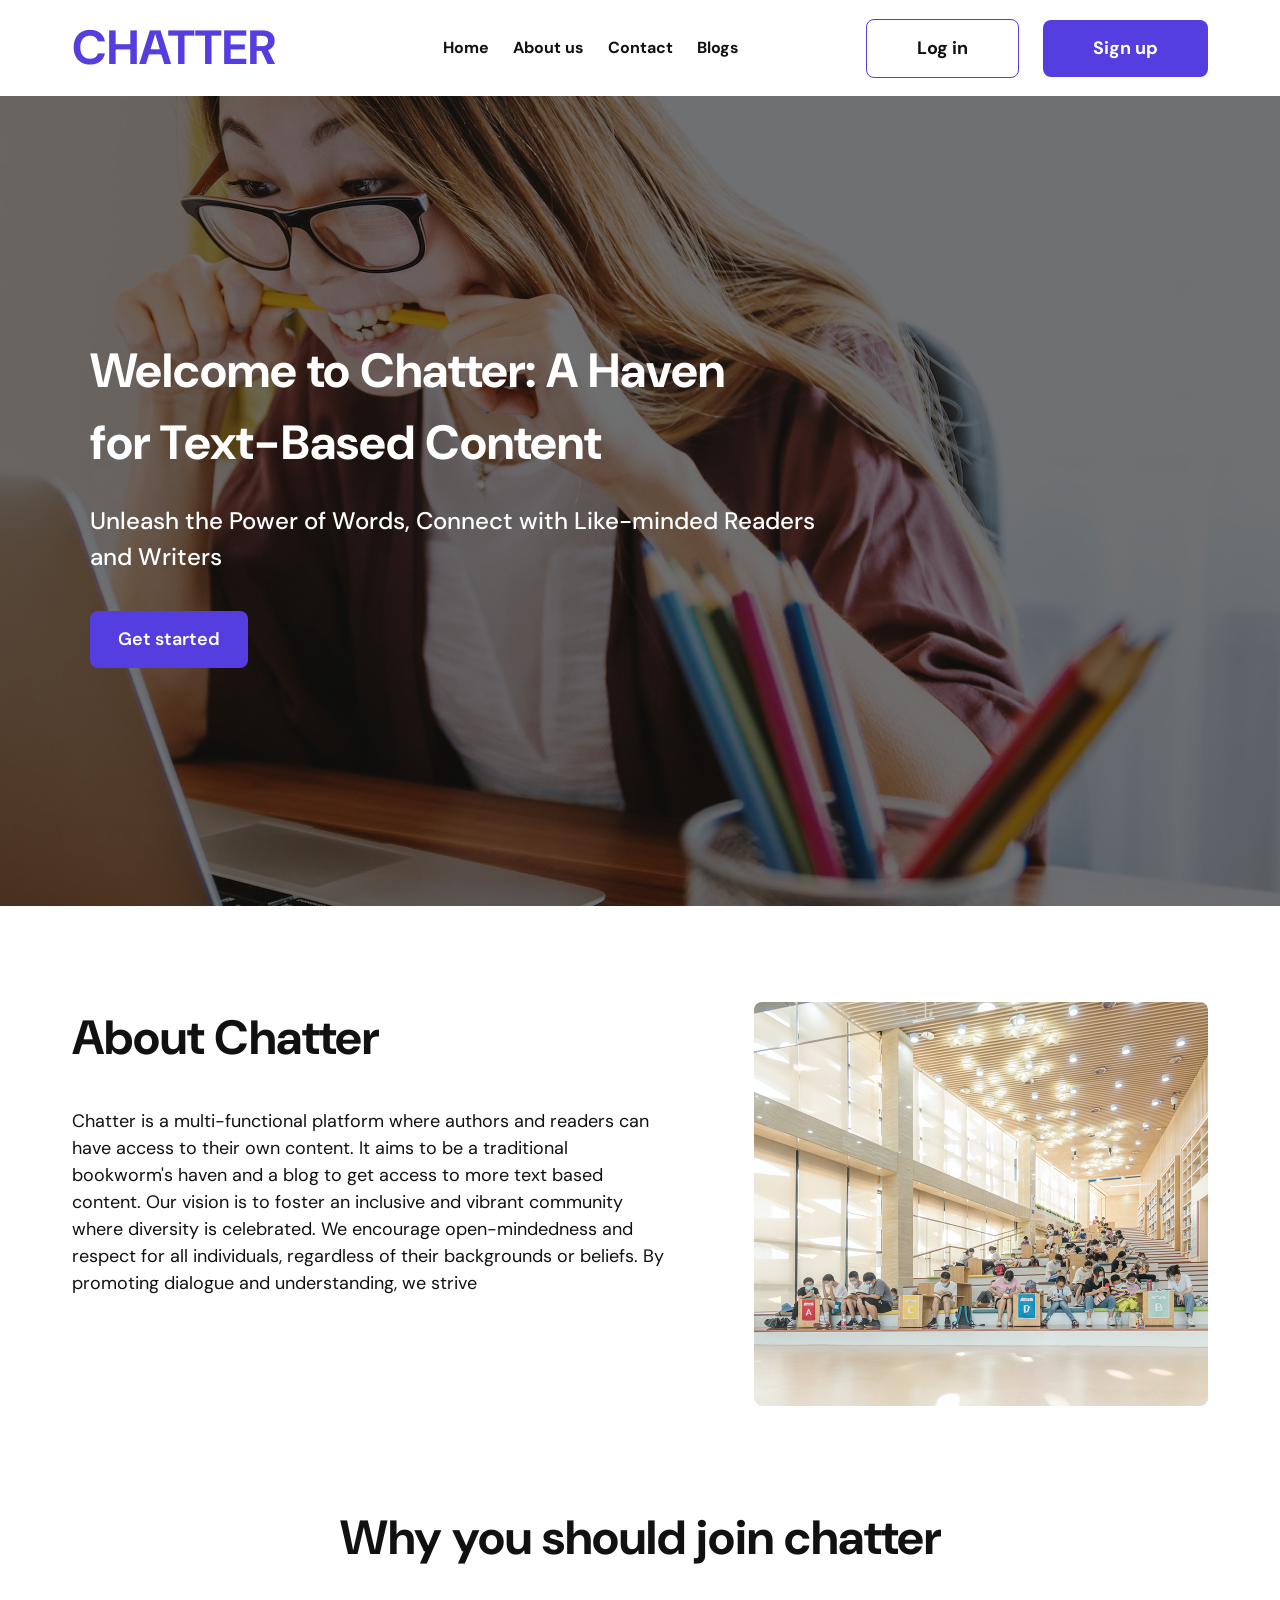
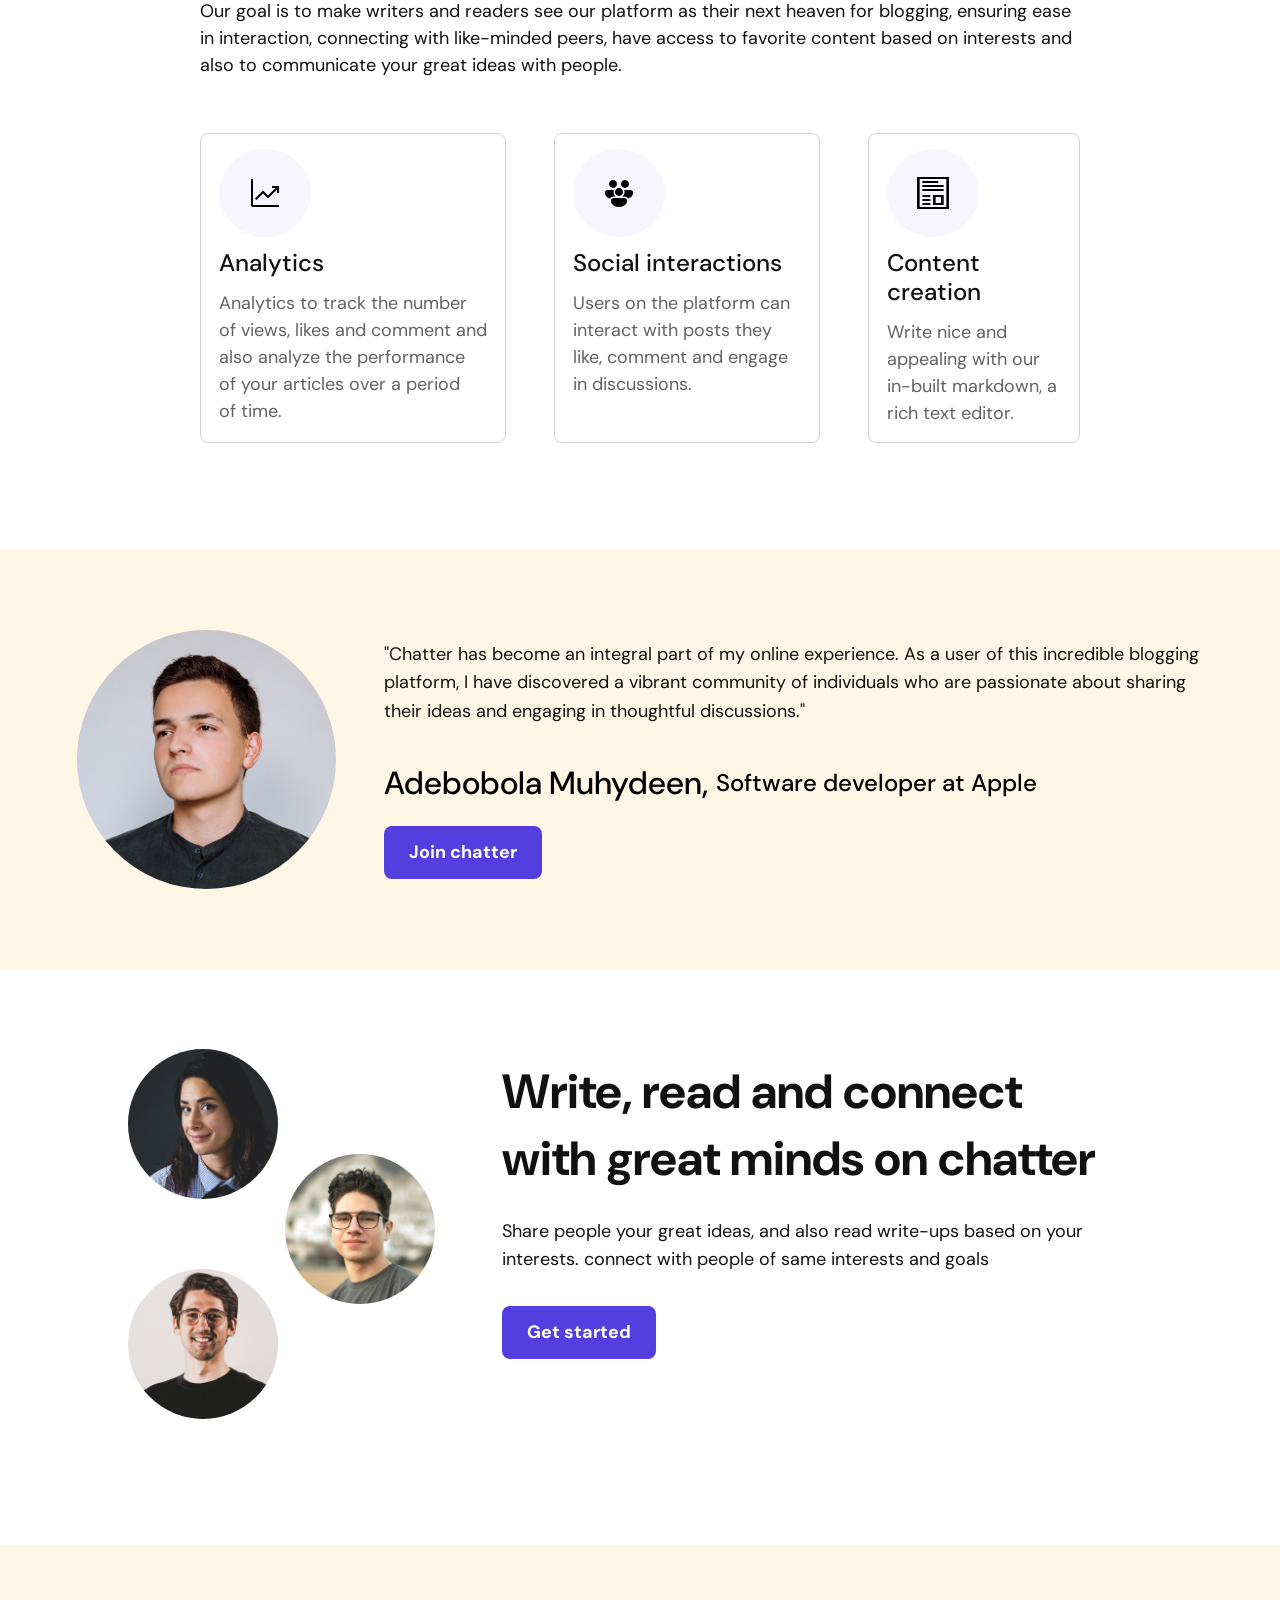
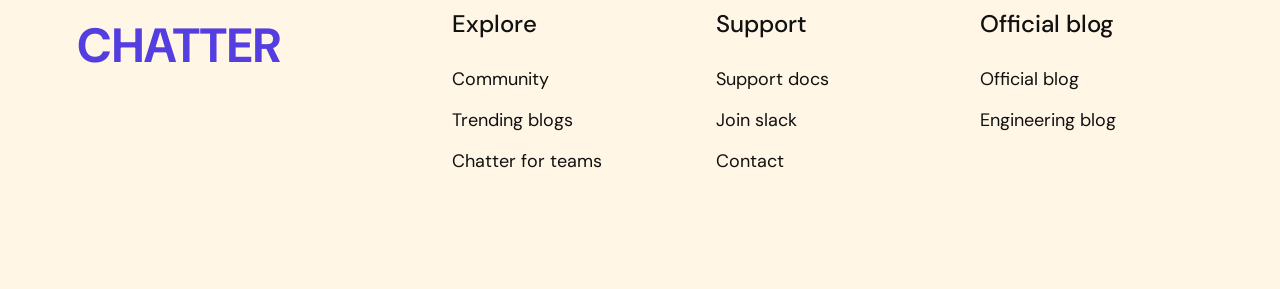
<file: First-semester-Exam/index.html>
<!DOCTYPE html>
<html lang="en">
<head>
    <meta charset="UTF-8">
    <meta name="viewport" content="width=device-width, initial-scale=1.0">
    <link rel="stylesheet" href="styles.css">
    <link rel="stylesheet" href="media-querry.css">
    <link rel="preconnect" href="https://fonts.googleapis.com">
<link rel="preconnect" href="https://fonts.gstatic.com" crossorigin>
<link href="https://fonts.googleapis.com/css2?family=DM+Sans:ital,opsz,wght@0,9..40,100..1000;1,9..40,100..1000&display=swap" rel="stylesheet">
    <title>Chatter</title>
</head>
<body>
    <header class="header">
        <nav class="navbar">
            <a href="#" class="logo">CHATTER</a>

            <ul class="nav-links">
                <li><a href="#">Home</a></li>
                <li><a href="#">About us</a></li>
                <li><a href="#">Contact</a></li>
                <li><a href="#">Blogs</a></li>
            </ul>

            <div class="nav-buttons">
                <a href="#" class="login-btn">Log in</a>
                <a href="#" class="signup-btn">Sign up</a>
            </div>
        </nav>
    </header>

    <main>
        <!-- HERO  -->
        <section class="hero">
            <div class="hero-overlay"></div>

            <div class="hero-content">
                <h1>
                    Welcome to Chatter: A Haven for Text-Based Content
                </h1>

                <p>
                    Unleash the Power of Words, Connect with Like-minded Readers and Writers
                </p>

                <a href="#" class="get-started-btn">Get started</a>
            </div>
        </section>

        <!-- ABOUT SECTION -->
<section class="about-section">

    <div class="about-content">
        <div class="about-text">
            <h2>About Chatter</h2>

            <p>
                Chatter is a multi-functional platform where authors and readers
                can have access to their own content. It aims to be a traditional
                bookworm's haven and a blog to get access to more text based
                content. Our vision is to foster an inclusive and vibrant
                community where diversity is celebrated. We encourage
                open-mindedness and respect for all individuals, regardless of
                their backgrounds or beliefs. By promoting dialogue and
                understanding, we strive
            </p>
        </div>

        <div class="about-image">
            <img src="assets/About-us.png" alt="Chatter community">
        </div>
    </div>

</section>

<!-- WHY JOIN SECTION -->
<section class="why-join-section">

    <div class="why-join-header">
        <h2>Why you should join chatter</h2>

        <p>
            Our goal is to make writers and readers see our platform as their
            next heaven for blogging, ensuring ease in interaction, connecting
            with like-minded peers, have access to favorite content based on
            interests and also to communicate your great ideas with people.
        </p>
    </div>

    <div class="features-container">

        <!-- FEATURE ONE -->
        <article class="feature-card">
            <div class="feature-icon">
                <img src="assets/carbon_analytics.svg" alt="Analytics icon">
            </div>

            <h3>Analytics</h3>

            <p>
                Analytics to track the number of views, likes and comment
                and also analyze the performance of your articles over a
                period of time.
            </p>
        </article>


        <!-- FEATURE TWO -->
        <article class="feature-card">
            <div class="feature-icon">
                <img src="assets/fluent_people-community-32-filled.svg" alt="Social interactions icon">
            </div>

            <h3>Social interactions</h3>

            <p>
                Users on the platform can interact with posts they like,
                comment and engage in discussions.
            </p>
        </article>


        <!-- FEATURE THREE -->
        <article class="feature-card">
            <div class="feature-icon">
                <img src="assets/Vector (1).svg" alt="Content creation icon">
            </div>

            <h3>Content creation</h3>

            <p>
                Write nice and appealing with our in-built markdown,
                a rich text editor.
            </p>
        </article>

    </div>

</section>

<!-- TESTIMONIAL SECTION -->
<section class="testimonial-section">

    <div class="testimonial-content">

        <div class="testimonial-image">
            <img src="assets/Testimony-img.png" alt="User image">
        </div>

        <div class="testimonial-text">

            <blockquote>
                "Chatter has become an integral part of my online experience.
                As a user of this incredible blogging platform, I have
                discovered a vibrant community of individuals who are
                passionate about sharing their ideas and engaging in
                thoughtful discussions."
            </blockquote>

            <div class="testimonial-author">
                <h3>Adebobola Muhydeen,</h3>
                <span>Software developer at Apple</span>
            </div>

            <a href="#" class="join-chatter-btn">Join chatter</a>

        </div>

    </div>

</section>


<!-- CALL TO ACTION SECTION -->
<section class="cta-section">

    <div class="cta-images">

        <img
            src="assets/img-1.png"
            alt="Chatter community member"
            class="cta-image image-one"
        >

        <img
            src="assets/img-2.png"
            alt="Chatter community member"
            class="cta-image image-two"
        >

        <img
            src="assets/img-3.png"
            alt="Chatter community member"
            class="cta-image image-three"
        >

    </div>

    <div class="cta-content">

        <h2>
            Write, read and connect
            with great minds on chatter
        </h2>

        <p>
            Share people your great ideas, and also read write-ups based
            on your interests. connect with people of same interests
            and goals
        </p>

        <a href="#" class="cta-button">Get started</a>

    </div>

</section>

</main>


<!-- FOOTER -->
<footer class="footer">

    <div class="footer-logo">
        <a href="#">CHATTER</a>
    </div>

    <div class="footer-column">
        <h3>Explore</h3>

        <ul>
            <li><a href="#">Community</a></li>
            <li><a href="#">Trending blogs</a></li>
            <li><a href="#">Chatter for teams</a></li>
        </ul>
    </div>

    <div class="footer-column">
        <h3>Support</h3>

        <ul>
            <li><a href="#">Support docs</a></li>
            <li><a href="#">Join slack</a></li>
            <li><a href="#">Contact</a></li>
        </ul>
    </div>

    <div class="footer-column">
        <h3>Official blog</h3>

        <ul>
            <li><a href="#">Official blog</a></li>
            <li><a href="#">Engineering blog</a></li>
        </ul>
    </div>

</footer>
    
    
</body>
</html>
</file>
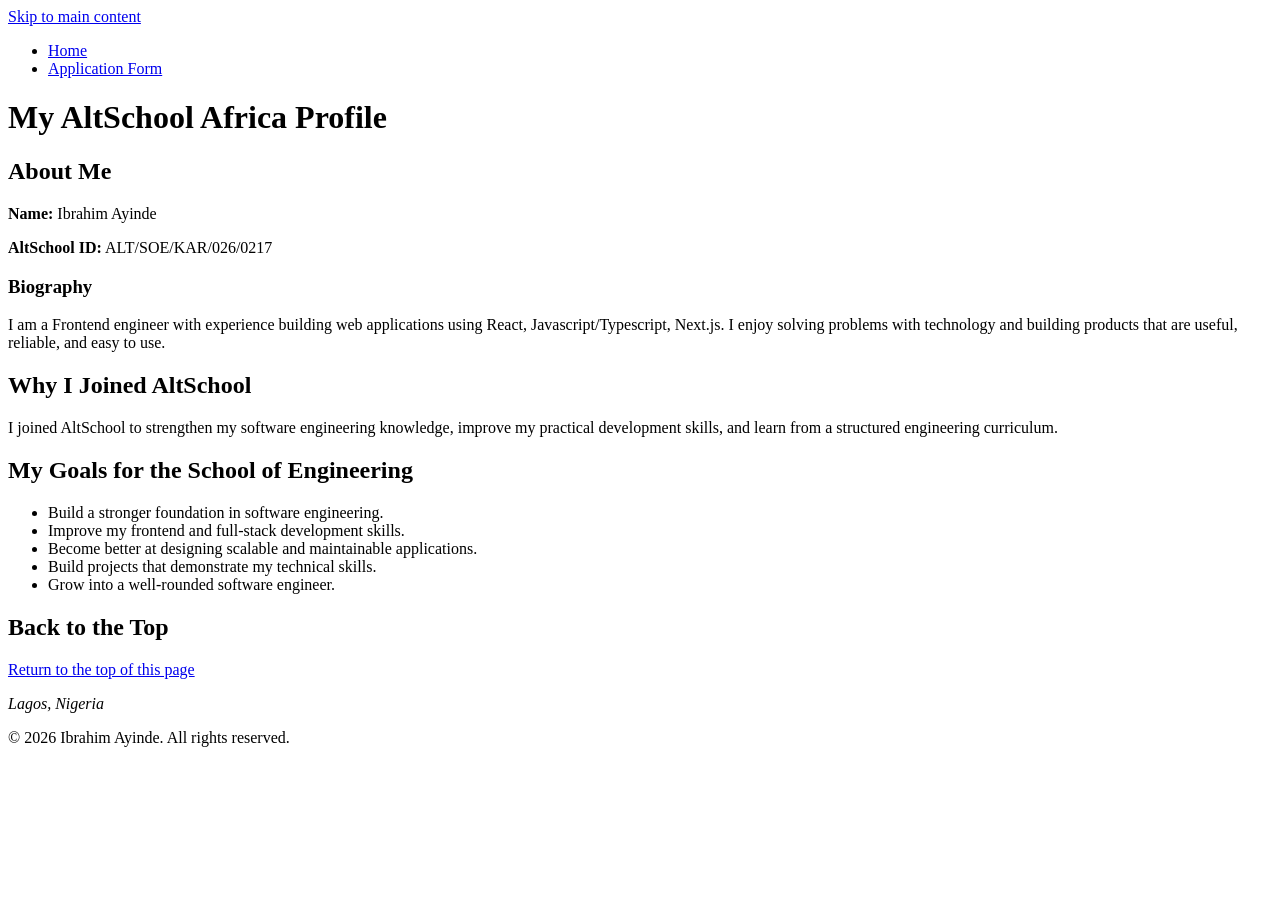
<file: Month-1/index.html>
<!DOCTYPE html>
<html lang="en">
<head>
    <meta charset="UTF-8">
    <meta name="viewport" content="width=device-width, initial-scale=1.0">
    <meta name="description" content="AltSchool Africa Assignment 1 - Personal profile">
    <title>Assignment 1 | About Me</title>
</head>

<body>
    <a href="#main-content">Skip to main content</a>

    <header>
        <nav aria-label="Global navigation">
            <ul>
                <li>
                    <a href="index.html" aria-current="page">Home</a>
                </li>
                <li>
                    <a href="form.html">Application Form</a>
                </li>
            </ul>
        </nav>

        <h1>My AltSchool Africa Profile</h1>
    </header>

    <main id="main-content">

        <section aria-labelledby="introduction">
            <h2 id="introduction">About Me</h2>

            <p>
                <strong>Name:</strong> Ibrahim Ayinde
            </p>

            <p>
                <strong>AltSchool ID:</strong> ALT/SOE/KAR/026/0217
            </p>

            <h3>Biography</h3>

            <p>
                I am a Frontend engineer with experience building web
                applications using React, Javascript/Typescript, Next.js. I enjoy
                solving problems with technology and building products that
                are useful, reliable, and easy to use.
            </p>
        </section>

        <section aria-labelledby="why-altschool">
            <h2 id="why-altschool">Why I Joined AltSchool</h2>

            <p>
                I joined AltSchool to strengthen my software engineering
                knowledge, improve my practical development skills, and learn
                from a structured engineering curriculum.
            </p>
        </section>

        <section aria-labelledby="goals">
            <h2 id="goals">My Goals for the School of Engineering</h2>

            <ul>
                <li>
                    Build a stronger foundation in software engineering.
                </li>
                <li>
                    Improve my frontend and full-stack development skills.
                </li>
                <li>
                    Become better at designing scalable and maintainable
                    applications.
                </li>
                <li>
                    Build projects that demonstrate my technical skills.
                </li>
                <li>
                    Grow into a well-rounded software engineer.
                </li>
            </ul>
        </section>

        <section>
            <h2>Back to the Top</h2>

            <p>
                <a href="#top">Return to the top of this page</a>
            </p>
        </section>

    </main>

    <footer>
        <address>
            Lagos, Nigeria
        </address>

        <p>
            &copy; 2026 Ibrahim Ayinde. All rights reserved.
        </p>
    </footer>

</body>
</html>
</file>
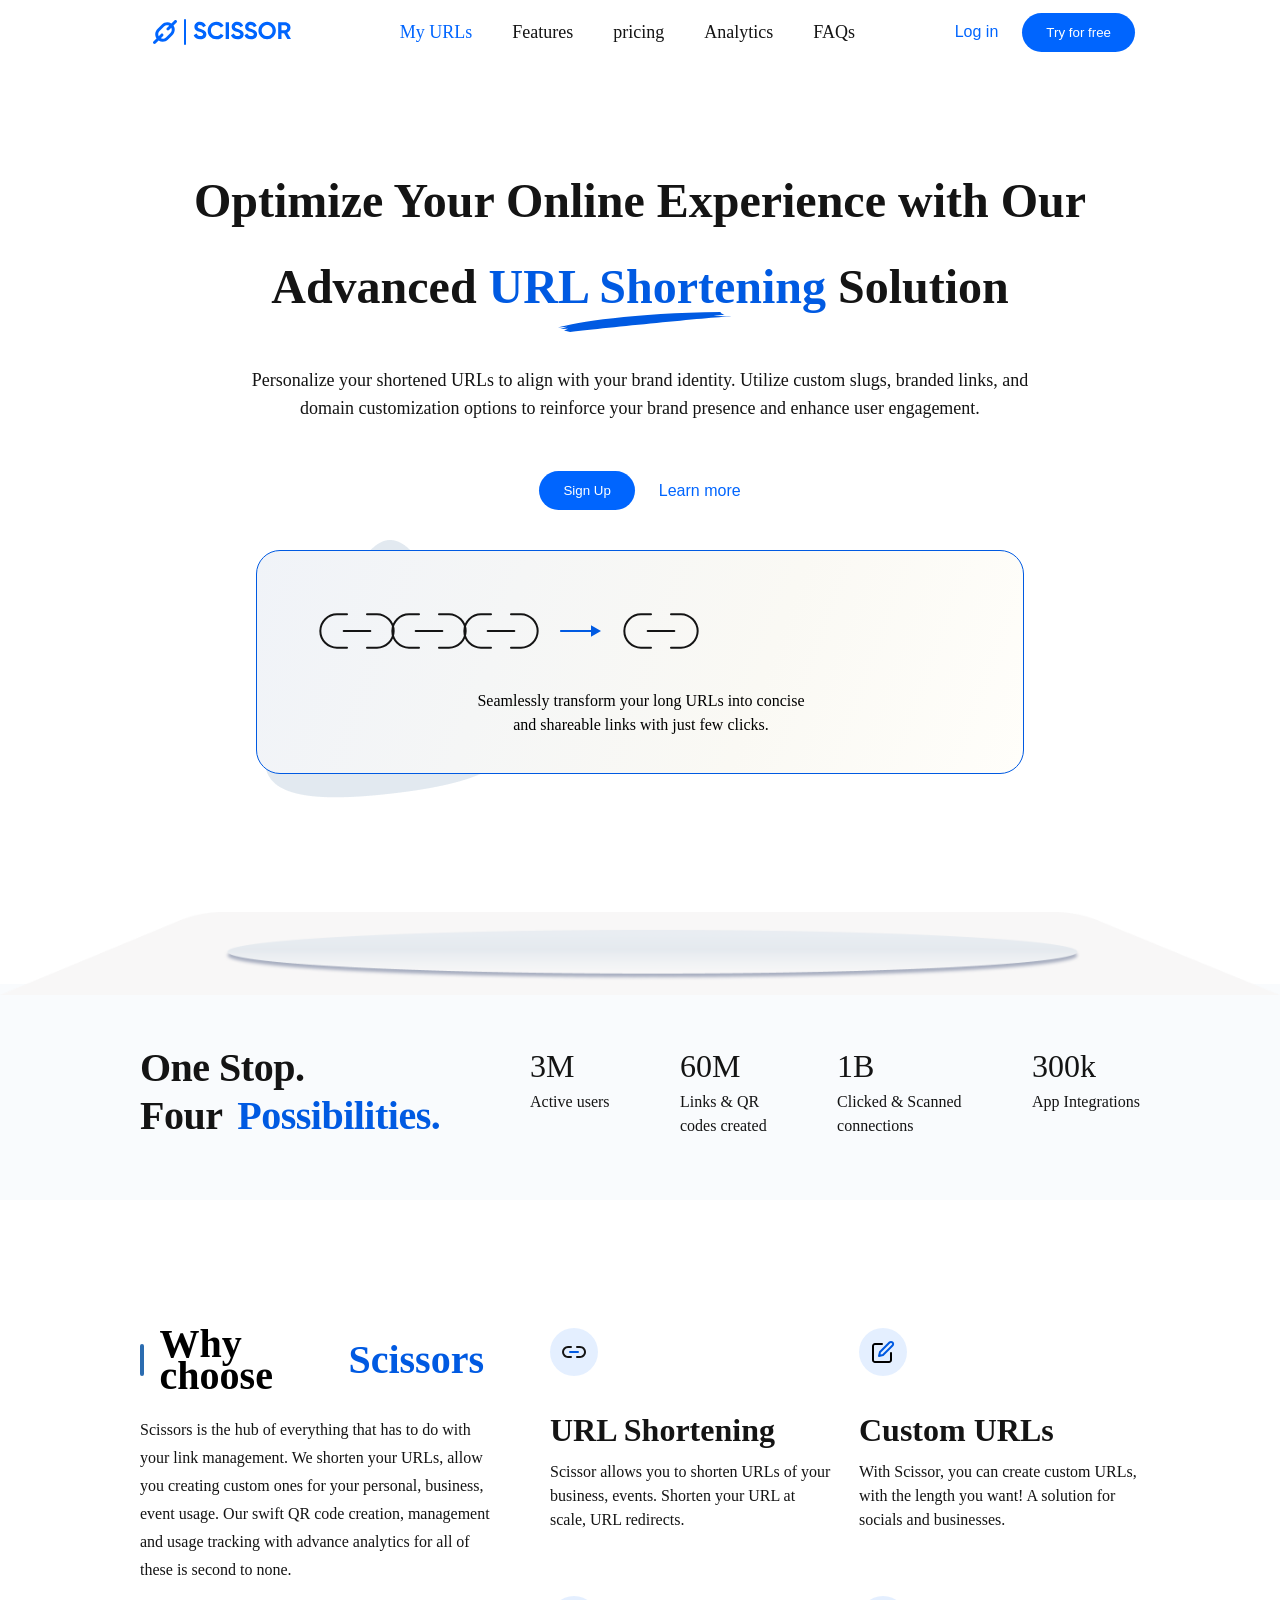
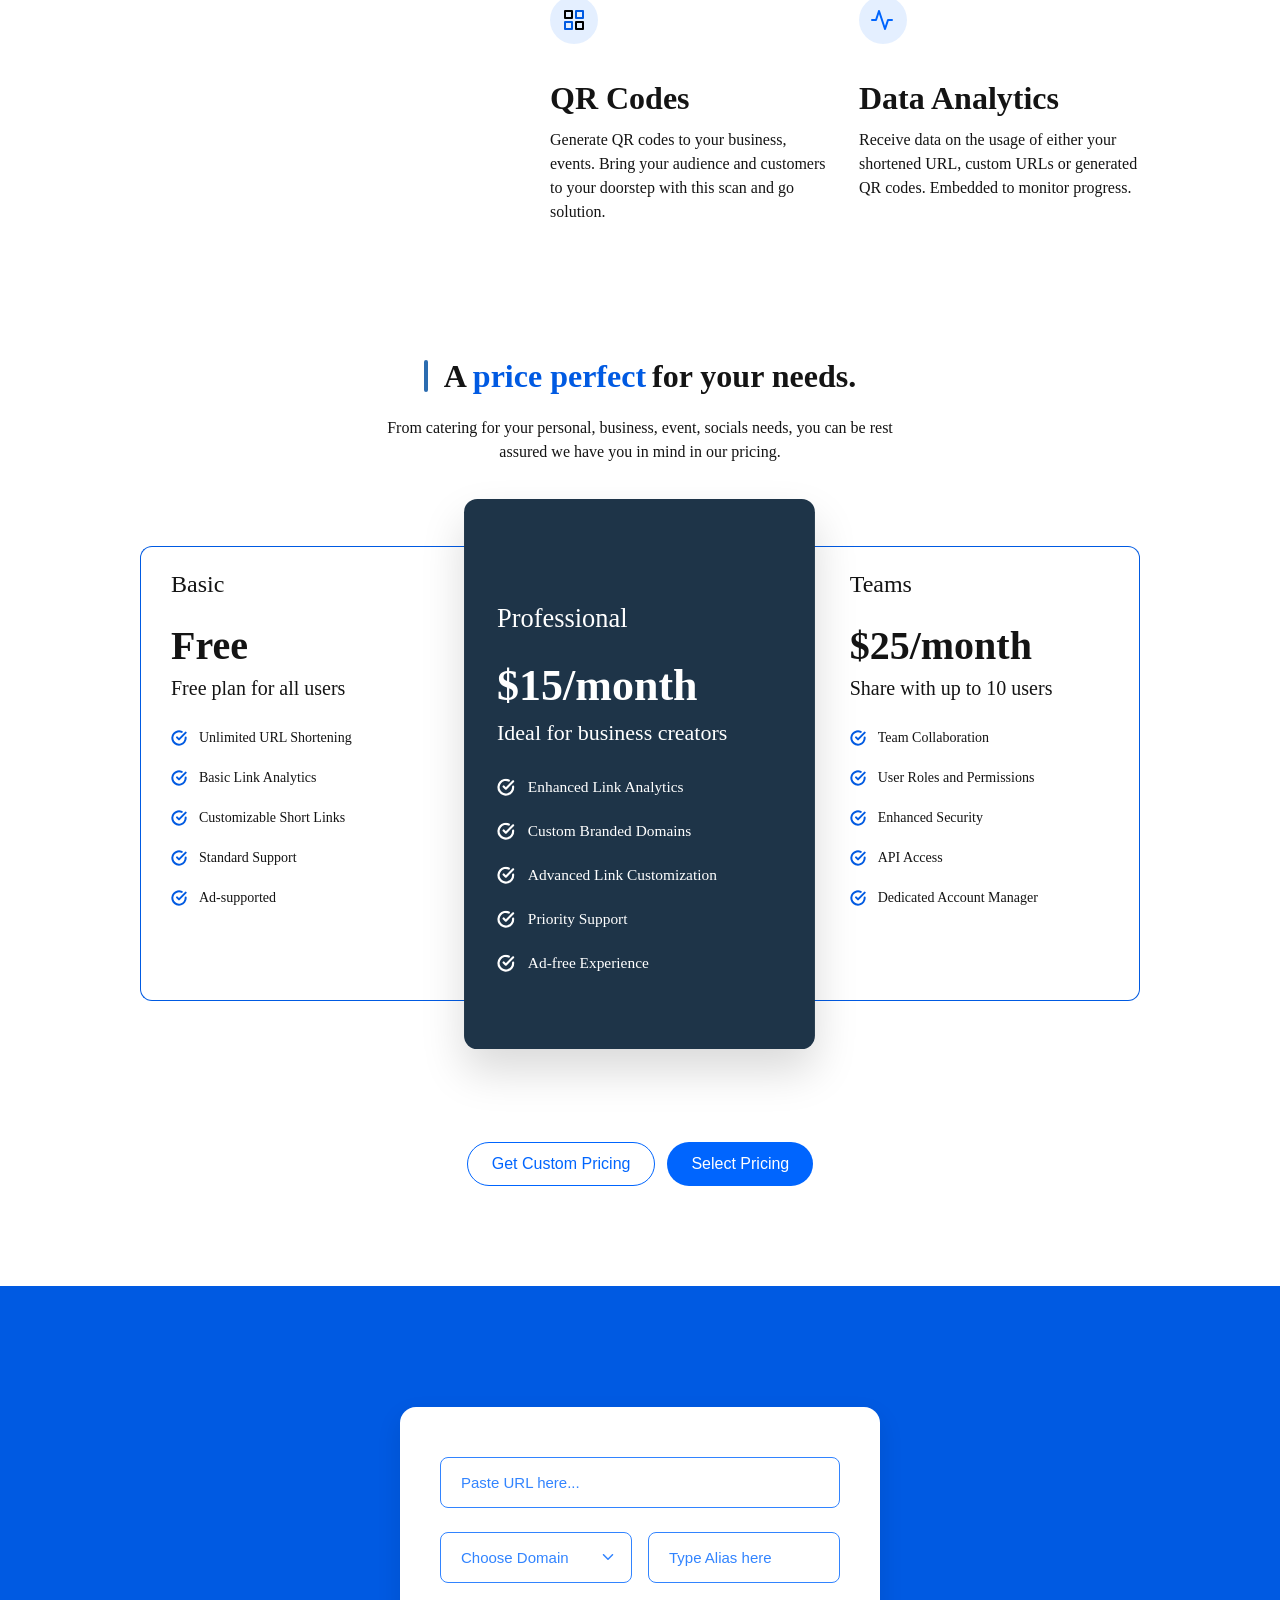
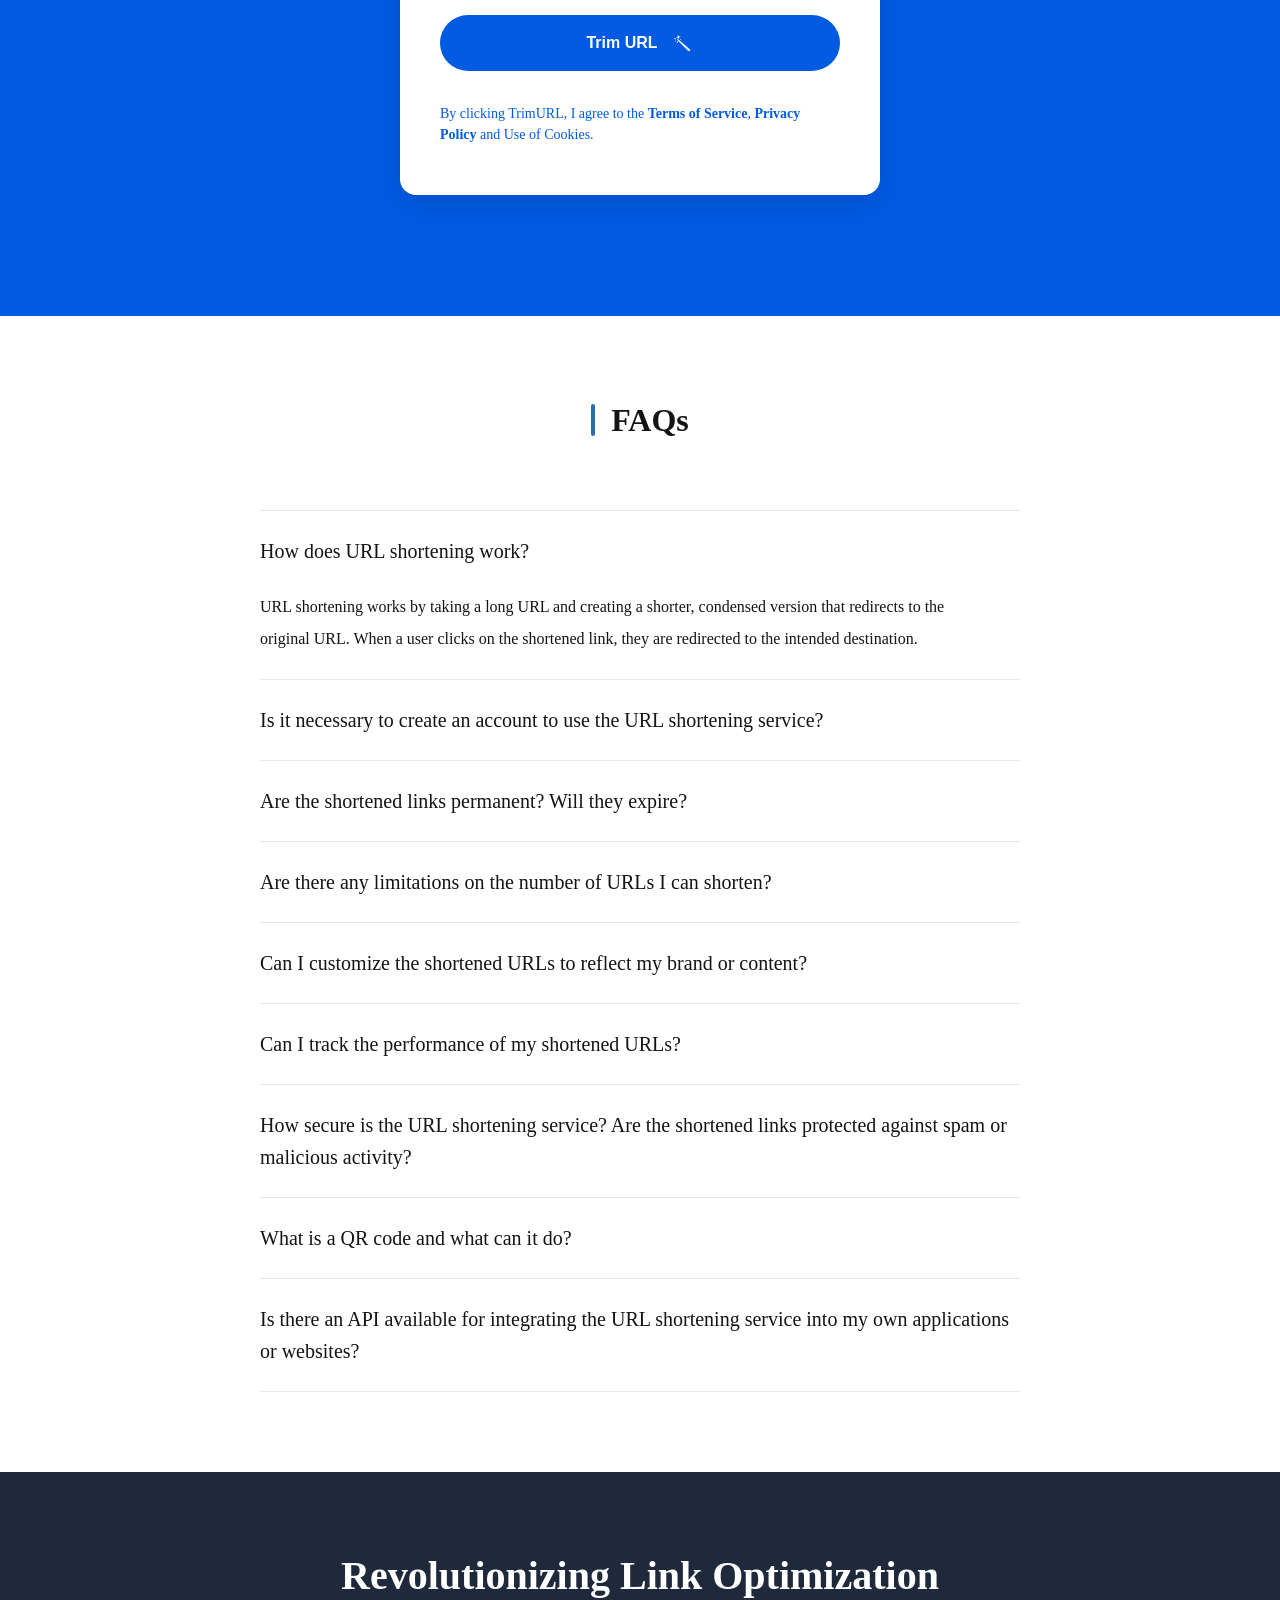
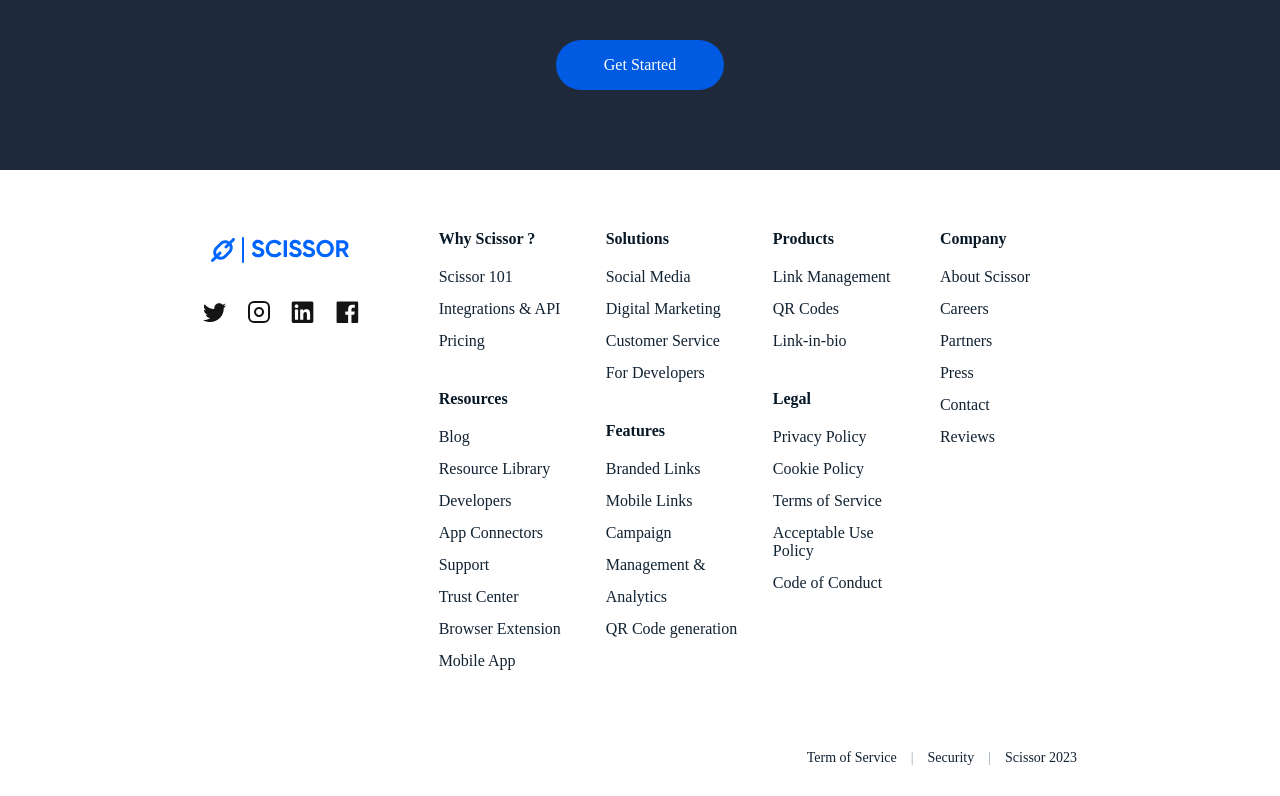
<file: Month-2/index.html>
<!DOCTYPE html>
<html lang="en">
<head>
    <meta charset="UTF-8">
    <meta name="viewport" content="width=device-width, initial-scale=1.0">
    <title>Scissor</title>
    <link rel="stylesheet" href="style.css">
</head>
<body>

    <!-- Hero -->
    <section >
        <div class="hero-section">

        <nav class="nav">
            <img src="./assets/Logo.svg" alt="Logo image" class="logo">
            <ul class="nav-list">
                <li>My URLs</li>
                <li>Features</li>
                <li>pricing</li>
                <li>Analytics</li>
                <li>FAQs</li>
            </ul>
            <div class="buttons">
                <button class="outline-button">Log in</button>
                <button class="filled-button">Try for free</button>
            </div>
        </nav>

        <header class="header">
            <div class="hero-text">
            <h1 class="hero-header">Optimize Your Online Experience with Our Advanced <span>URL Shortening </span> Solution</h1>
            <p class="hero-paragraph">Personalize your shortened URLs to align with your brand identity. Utilize custom slugs, branded links, 
                and domain customization options to reinforce your brand presence and enhance user engagement.</p>
</div>
           <div class="buttons">
               <button class="filled-button">Sign Up</button>
                <button class="outline-button">Learn more</button>
            </div>    
        </header>
<div class="links-container">
    <img src="assets/Vector 2.png" alt="decorative background" class="decorative-background">

    <span>
        <img src="assets/Frame 1000001716.svg" alt="chains">
    </span>

    <p class="links-text">Seamlessly transform your long URLs into concise <br> and shareable links with just few clicks.</p>

        </div>


        </div>

        

<img src="assets/Group 3.png" alt="bottom image" class="bottom-image">

    </section>

    <!-- Banner section -->

    <section>
           <div class="banner-container">
        
        <!-- Left Side: Title -->
        <div class="title-section">
            <h2>One Stop.<br>Four <span class="highlight">Possibilities.</span></h2>
        </div>

        <!-- Right Side: Stats -->
        <div class="stats-section">
            
            <div class="stat-item">
                <span class="stat-number">3M</span>
                <span class="stat-label">Active users</span>
            </div>

            <div class="stat-item">
                <span class="stat-number">60M</span>
                <span class="stat-label">Links & QR<br>codes created</span>
            </div>

            <div class="stat-item">
                <span class="stat-number">1B</span>
                <span class="stat-label">Clicked & Scanned<br>connections</span>
            </div>

            <div class="stat-item">
                <span class="stat-number">300k</span>
                <span class="stat-label">App Integrations</span>
            </div>

        </div>
    </div>
    </section>

    <!-- Why choose us -->

    <section class="features-section">
        
        <!-- Left Column: Heading and Description -->
        <div class="features-intro">
            <h2 class="main-heading">
                <span class="vertical-line"></span>
                Why choose <span class="highlight">Scissors</span>
            </h2>
            <p class="intro-text">
                Scissors is the hub of everything that has to do with your link management. We shorten your URLs, allow you creating custom ones for your personal, business, event usage. Our swift QR code creation, management and usage tracking with advance analytics for all of these is second to none.
            </p>
        </div>

        <!-- Right Column: Features Grid -->
        <div class="features-grid">
            
            <!-- Feature 1 -->
            <div class="feature-card">
                <div class="icon-wrapper">
                    
                    <img src="assets/link-2.svg" alt="URL Shortening Icon">
                
                </div>
                <h3>URL Shortening</h3>
                <p>Scissor allows you to shorten URLs of your business, events. Shorten your URL at scale, URL redirects.</p>
            </div>

            <!-- Feature 2 -->
            <div class="feature-card">
                <div class="icon-wrapper">
                    
                    <img src="assets/edit.svg" alt="Custom URLs Icon">
                    
                </div>
                <h3>Custom URLs</h3>
                <p>With Scissor, you can create custom URLs, with the length you want! A solution for socials and businesses.</p>
            </div>

            <!-- Feature 3 -->
            <div class="feature-card">
                <div class="icon-wrapper">
                    
                    <img src="assets/grid.svg" alt="QR Codes Icon">
                    
                </div>
                <h3>QR Codes</h3>
                <p>Generate QR codes to your business, events. Bring your audience and customers to your doorstep with this scan and go solution.</p>
            </div>

            <!-- Feature 4 -->
            <div class="feature-card">
                <div class="icon-wrapper">
                    
                    <img src="assets/activity.svg" alt="Data Analytics Icon">
                   
                </div>
                <h3>Data Analytics</h3>
                <p>Receive data on the usage of either your shortened URL, custom URLs or generated QR codes. Embedded to monitor progress.</p>
            </div>

        </div>
    </section>

    <!-- Pricing Section  -->

        <section class="pricing-section">
        
        <!-- Header Section -->
        <div class="pricing-header">
            <h2 class="main-title">
                <span class="vertical-line"></span>
                A<span class="highlight">price perfect</span> for your needs.
            </h2>
            <p class="subtitle">
                From catering for your personal, business, event, socials needs, you can be rest assured we have you in mind in our pricing.
            </p>
        </div>

        <!-- Pricing Cards Container -->
        <div class="pricing-cards-container">
            
            <!-- Basic Card -->
            <div class="card card-basic">
                <div class="card-header">
                    <span class="plan-name">Basic</span>
                    <h3 class="plan-price">Free</h3>
                    <span class="plan-desc">Free plan for all users</span>
                </div>
                <ul class="feature-list">
                    <li>
                        <img src="assets/check-circle.svg" alt="check circle">
                        Unlimited URL Shortening
                    </li>
                    <li>
                        <img src="assets/check-circle.svg" alt="check circle">
                        Basic Link Analytics
                    </li>
                    <li>
                        <img src="assets/check-circle.svg" alt="check circle">
                        Customizable Short Links
                    </li>
                    <li>
                        <img src="assets/check-circle.svg" alt="check circle">
                        Standard Support
                    </li>
                    <li>
                        <img src="assets/check-circle.svg" alt="check circle">
                        Ad-supported
                    </li>
                </ul>
            </div>

            <!-- Professional Card (Featured) -->
            <div class="card card-professional">
                <div class="card-header">
                    <span class="plan-name">Professional</span>
                    <h3 class="plan-price">$15/month</h3>
                    <span class="plan-desc">Ideal for business creators</span>
                </div>
                <ul class="feature-list">
                    <li>
                        <img src="assets/check-circle (1).svg" alt="check circle">
                        Enhanced Link Analytics
                    </li>
                    <li>
                        <img src="assets/check-circle (1).svg" alt="check circle">
                        Custom Branded Domains
                    </li>
                    <li>
                        <img src="assets/check-circle (1).svg" alt="check circle">
                        Advanced Link Customization
                    </li>
                    <li>
                        <img src="assets/check-circle (1).svg" alt="check circle">
                        Priority Support
                    </li>
                    <li>
                        <img src="assets/check-circle (1).svg" alt="check circle">
                        Ad-free Experience
                    </li>
                </ul>
            </div>

            <!-- Teams Card -->
            <div class="card card-teams">
                <div class="card-header">
                    <span class="plan-name">Teams</span>
                    <h3 class="plan-price">$25/month</h3>
                    <span class="plan-desc">Share with up to 10 users</span>
                </div>
                <ul class="feature-list">
                    <li>
                        <img src="assets/check-circle.svg" alt="check circle">
                        Team Collaboration
                    </li>
                    <li>
                        <img src="assets/check-circle.svg" alt="check circle">
                        User Roles and Permissions
                    </li>
                    <li>
                        <img src="assets/check-circle.svg" alt="check circle">
                        Enhanced Security
                    </li>
                    <li>
                        <img src="assets/check-circle.svg" alt="check circle">
                        API Access
                    </li>
                    <li>
                        <img src="assets/check-circle.svg" alt="check circle">
                        Dedicated Account Manager
                    </li>
                </ul>
            </div>

        </div>

        <!-- Action Buttons -->
        <div class="action-buttons">
            <button class="btn btn-outline">Get Custom Pricing</button>
            <button class="btn btn-primary">Select Pricing</button>
        </div>

    </section>

    <!-- FORM SECTION  -->

    <section>

    <div class="page-background">
        
        <!-- Form Card -->
        <div class="form-card">
            
            <form action="#" method="POST" class="trim-form">
                
                <!-- Main URL Input -->
                <div class="input-group">
                    <input 
                        type="url" 
                        id="url-input" 
                        class="form-input" 
                        placeholder="Paste URL here..." 
                        required
                    >
                </div>

                <!-- Split Row for Domain and Alias -->
                <div class="input-row">
                    
                    <!-- Custom Select Dropdown -->
                    <div class="input-group half-width relative-wrapper">
                        <select id="domain-select" class="form-input custom-select" required>
                            <option value="" disabled selected hidden>Choose Domain</option>
                            <option value="trim.ly">trim.ly</option>
                            <option value="scissor.co">scissor.co</option>
                            <option value="short.link">short.link</option>
                        </select>
                        <img src="assets/Vector.svg" alt="drop down" class="select-arrow">
                    </div>

                    <!-- Alias Input -->
                    <div class="input-group half-width">
                        <input 
                            type="text" 
                            id="alias-input" 
                            class="form-input" 
                            placeholder="Type Alias here"
                        >
                    </div>

                </div>

                <!-- Submit Button -->
                <button type="submit" class="submit-btn">
                    Trim URL
                    
                    <img src="assets/magic wand.svg" alt="magic wand">
                </button>

                <!-- Terms of Service Text -->
                <p class="terms-text">
                    By clicking TrimURL, I agree to the <a href="#">Terms of Service</a>, <a href="#">Privacy Policy</a> and Use of Cookies.
                </p>

            </form>

        </div>
    </div>

</section>

<!-- FAQ SECTION  -->

<section class="faq-section">
        
        <!-- Main Header -->
        <div class="faq-header">
            <h2 class="main-title">
                <span class="vertical-line"></span>
                FAQs
            </h2>
        </div>

        <!-- FAQ List Container -->
        <div class="faq-list">

            <!-- FAQ Item 1 (Open by default) -->
            <details class="faq-item" open>
                <summary class="faq-question">
                    <span class="question-text">How does URL shortening work?</span>
                   
                </summary>
                <div class="faq-answer">
                    <p>URL shortening works by taking a long URL and creating a shorter, condensed version that redirects to the original URL. When a user clicks on the shortened link, they are redirected to the intended destination.</p>
                </div>
            </details>

            <!-- FAQ Item 2 -->
            <details class="faq-item">
                <summary class="faq-question">
                    <span class="question-text">Is it necessary to create an account to use the URL shortening service?</span>
                   
                </summary>
            
            </details>

            <!-- FAQ Item 3 -->
            <details class="faq-item">
                <summary class="faq-question">
                    <span class="question-text">Are the shortened links permanent? Will they expire?</span>
                    
                </summary>
            
            </details>

            <!-- FAQ Item 4 -->
            <details class="faq-item">
                <summary class="faq-question">
                    <span class="question-text">Are there any limitations on the number of URLs I can shorten?</span>
                   
                </summary>
        
            </details>

            <!-- FAQ Item 5 -->
            <details class="faq-item">
                <summary class="faq-question">
                    <span class="question-text">Can I customize the shortened URLs to reflect my brand or content?</span>
                    
                </summary>
                
            </details>

            <!-- FAQ Item 6 -->
            <details class="faq-item">
                <summary class="faq-question">
                    <span class="question-text">Can I track the performance of my shortened URLs?</span>
                   
                </summary>
                
            </details>

            <!-- FAQ Item 7 -->
            <details class="faq-item">
                <summary class="faq-question">
                    <span class="question-text">How secure is the URL shortening service? Are the shortened links protected against spam or malicious activity?</span>
                    
                </summary>
                
            </details>

            <!-- FAQ Item 8 -->
            <details class="faq-item">
                <summary class="faq-question">
                    <span class="question-text">What is a QR code and what can it do?</span>
                    
                </summary>
                
            </details>

            <!-- FAQ Item 9 -->
            <details class="faq-item">
                <summary class="faq-question">
                    <span class="question-text">Is there an API available for integrating the URL shortening service into my own applications or websites?</span>
                    
                </summary>
                
            </details>

        </div>
    </section>

    <!-- CTA SECTION  -->

    <section class="cta-section">
        
        <div class="cta-content">
            <h2 class="cta-title">Revolutionizing Link Optimization</h2>
            
            <a href="#" class="cta-button">Get Started</a>
        </div>

    </section>

    <!-- FOOTER  -->

     <footer class="footer">
        

        <div class="footer-container">
            <div class="footer-grid">
                
                <!-- Column 1: Logo & Socials -->
                <div class="footer-col brand-col">
                    <a href="#" class="logo">
                    <img src="assets/Logo.svg" alt="scissors logo">
                    </a>
                    
                    <div class="social-icons">
                        <a href="#" aria-label="Twitter">
                            <img src="assets/i.fi-social-twitter.svg" alt="twitter logo">
                        </a>
                        <a href="#" aria-label="Instagram">
                            <img src="assets/svg.feather.svg" alt="instagram logo">
                        </a>
                        <a href="#" aria-label="LinkedIn">
                            <img src="assets/i.fi-social-linkedin.svg" alt="Linkedin logo">
                        </a>
                        <a href="#" aria-label="Facebook">
                            <img src="assets/i.fi-social-facebook.svg" alt="Facebook icon">
                        </a>
                    </div>
                </div>

                <!-- Column 2: Links (Split into two rows) -->
                <div class="footer-col links-col">
                    <div class="link-group">
                        <h4 class="col-title">Why Scissor ?</h4>
                        <ul>
                            <li><a href="#">Scissor 101</a></li>
                            <li><a href="#">Integrations & API</a></li>
                            <li><a href="#">Pricing</a></li>
                        </ul>
                    </div>
                    <div class="link-group mt-spacing">
                        <h4 class="col-title">Resources</h4>
                        <ul>
                            <li><a href="#">Blog</a></li>
                            <li><a href="#">Resource Library</a></li>
                            <li><a href="#">Developers</a></li>
                            <li><a href="#">App Connectors</a></li>
                            <li><a href="#">Support</a></li>
                            <li><a href="#">Trust Center</a></li>
                            <li><a href="#">Browser Extension</a></li>
                            <li><a href="#">Mobile App</a></li>
                        </ul>
                    </div>
                </div>

                <!-- Column 3: Links (Split into two rows) -->
                <div class="footer-col links-col">
                    <div class="link-group">
                        <h4 class="col-title">Solutions</h4>
                        <ul>
                            <li><a href="#">Social Media</a></li>
                            <li><a href="#">Digital Marketing</a></li>
                            <li><a href="#">Customer Service</a></li>
                            <li><a href="#">For Developers</a></li>
                        </ul>
                    </div>
                    <div class="link-group mt-spacing">
                        <h4 class="col-title">Features</h4>
                        <ul>
                            <li><a href="#">Branded Links</a></li>
                            <li><a href="#">Mobile Links</a></li>
                            <li><a href="#">Campaign</a></li>
                            <li><a href="#">Management &</a></li>
                            <li><a href="#">Analytics</a></li>
                            <li><a href="#">QR Code generation</a></li>
                        </ul>
                    </div>
                </div>

                <!-- Column 4: Links (Split into two rows) -->
                <div class="footer-col links-col">
                    <div class="link-group">
                        <h4 class="col-title">Products</h4>
                        <ul>
                            <li><a href="#">Link Management</a></li>
                            <li><a href="#">QR Codes</a></li>
                            <li><a href="#">Link-in-bio</a></li>
                        </ul>
                    </div>
                    <div class="link-group mt-spacing">
                        <h4 class="col-title">Legal</h4>
                        <ul>
                            <li><a href="#">Privacy Policy</a></li>
                            <li><a href="#">Cookie Policy</a></li>
                            <li><a href="#">Terms of Service</a></li>
                            <li><a href="#">Acceptable Use Policy</a></li>
                            <li><a href="#">Code of Conduct</a></li>
                        </ul>
                    </div>
                </div>

                <!-- Column 5: Links (Single row) -->
                <div class="footer-col links-col">
                    <div class="link-group">
                        <h4 class="col-title">Company</h4>
                        <ul>
                            <li><a href="#">About Scissor</a></li>
                            <li><a href="#">Careers</a></li>
                            <li><a href="#">Partners</a></li>
                            <li><a href="#">Press</a></li>
                            <li><a href="#">Contact</a></li>
                            <li><a href="#">Reviews</a></li>
                        </ul>
                    </div>
                </div>

            </div>

            <!-- Bottom Bar -->
            <div class="footer-bottom">
                <div class="bottom-links">
                    <a href="#">Term of Service</a>
                    <span class="separator">|</span>
                    <a href="#">Security</a>
                    <span class="separator">|</span>
                    <span class="copyright">Scissor 2023</span>
                </div>
            </div>

        </div>
    </footer>

</body>
</html>
</file>
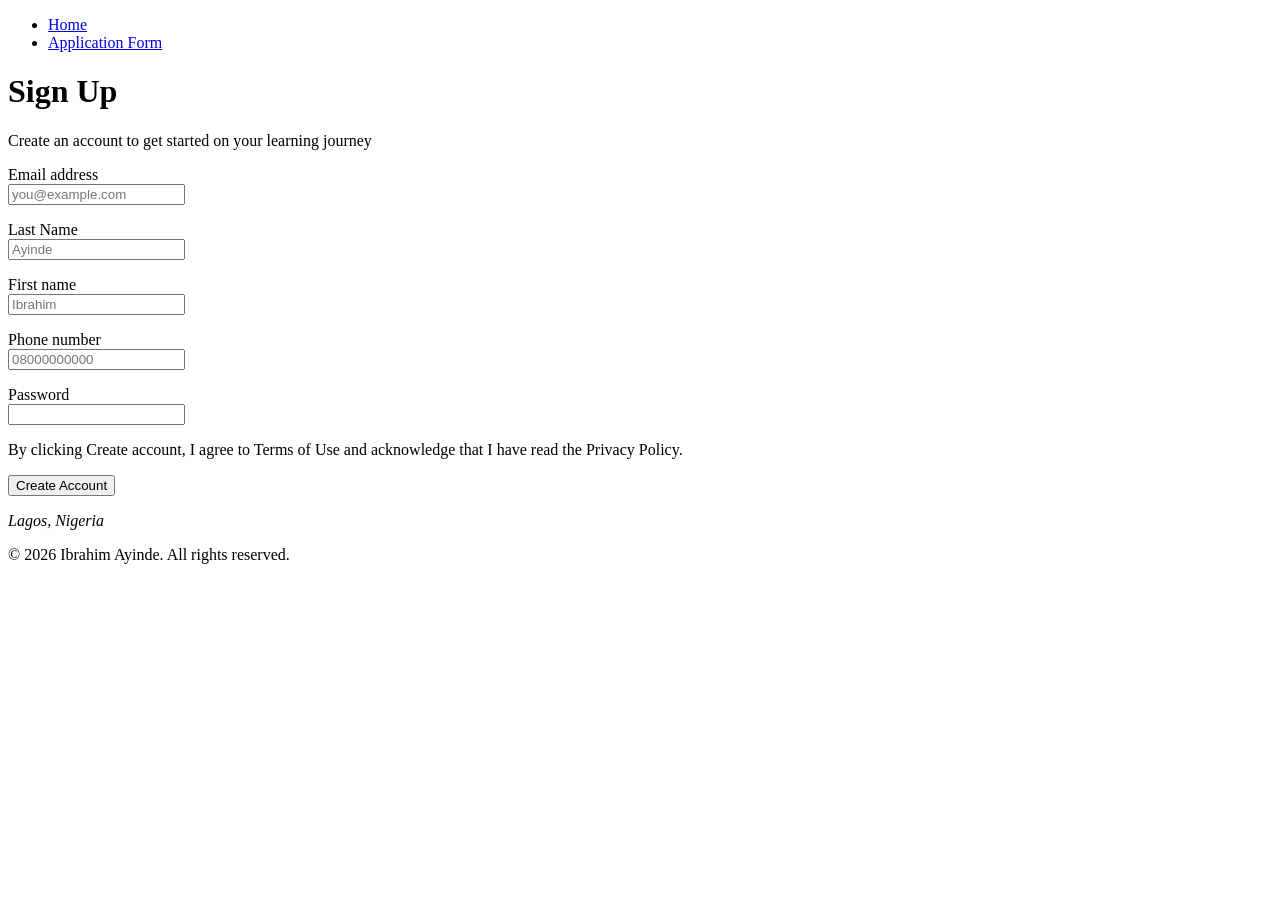
<file: Month-1/form.html>
<!DOCTYPE html>
<html lang="en">
<head>
    <meta charset="UTF-8">
    <meta name="viewport" content="width=device-width, initial-scale=1.0">
    <meta name="description" content="AltSchool Africa application form">
    <title>AltSchool Application Form</title>
</head>

<body>

    <header>
        <nav aria-label="Global navigation">
            <ul>
                <li>
                    <a href="index.html">Home</a>
                </li>
                <li>
                    <a href="form.html" aria-current="page">
                        Application Form
                    </a>
                </li>
            </ul>
        </nav>

        <h1>Sign Up</h1>

        <p>
Create an account to get started on your learning journey        </p>
    </header>

    <main id="main-content">

        <form action="#" method="post">

            
                

                <p>
                    <label for="email">Email address</label>
                    <br>

                    <input
                        type="email"
                        id="email"
                        name="email"
                        
                        placeholder="you@example.com"
                        required
                    >
                </p>

                <p>
                    <label for="lastName">Last Name</label>
                    <br>

                    <input
                        type="text"
                        id="lastName"
                        name="lastName"
                        
                        placeholder="Ayinde"
                        required
                    >
                </p>

                <p>
                    <label for="firstName">First name</label>
                    <br>

                    <input
                        type="text"
                        id="firstName"
                        name="firstName"
                        
                        placeholder="Ibrahim"
                        required
                    >
                </p>

                 <p>
                    <label for="phone">Phone number</label>
                    <br>

                    <input
                        type="tel"
                        id="phone"
                        name="phone"
                        
                        placeholder="08000000000"
                        required
                    >
                </p>

                <p>
                    <label for="password">Password</label>
                    <br>

                    <input
                        type="password"
                        id="password"
                        name="password"
                        
                        
                        required
                    >
                </p>

                <p>By clicking Create account, I agree to Terms of Use and acknowledge that I have read the Privacy Policy.</p>

              

            

           

            
            <p>
                <button type="submit">
                    Create Account
                </button>

               

        </form>

    </main>

    <footer>
        <address>
            Lagos, Nigeria
        </address>

        <p>
            &copy; 2026 Ibrahim Ayinde. All rights reserved.
        </p>
    </footer>

</body>
</html>
</file>
<file: First-semester-Exam/styles.css>
/* 1. Use a more-intuitive box-sizing model */
*, *::before, *::after {
  box-sizing: border-box;
}

/* 2. Remove default margin */
*:not(dialog) {
  margin: 0;
}

/* 3. Enable keyword animations */
@media (prefers-reduced-motion: no-preference) {
  html {
    interpolate-size: allow-keywords;
  }
}

body {
  /* 4. Increase line-height */
  line-height: 1.5;
  /* 5. Improve text rendering */
  -webkit-font-smoothing: antialiased;
  font-family: 'DM Sans', sans-serif;
  letter-spacing: 0%;
}

/* 6. Improve media defaults */
img, picture, video, canvas, svg {
  display: block;
  max-width: 100%;
}

/* 7. Inherit fonts for form controls */
input, button, textarea, select {
  font: inherit;
}

/* 8. Avoid text overflows */
p, h1, h2, h3, h4, h5, h6 {
  overflow-wrap: break-word;
}

/* 9. Improve line wrapping */
p {
  text-wrap: pretty;
}
h1, h2, h3, h4, h5, h6 {
  text-wrap: balance;
  line-height: 1.2;
}

/*
  10. Create a root stacking context
*/
#root, #__next {
  isolation: isolate;
}



/* ////////////////////////////////////  */


/* NAVIGATION */
.header {
    width: 100%;
    background-color: #FFFFFF;
}

.navbar {
    display: flex;
    align-items: center;
    justify-content: space-between;
    margin: 12px auto;
    
}

.logo {
    color: #543EE0;
    font-size: 48px;
    font-weight: 700;
    text-decoration: none;
    margin-left: 72px;
}

.nav-links {
    display: flex;
    align-items: center;
    gap: 24px;
    list-style: none;
}

.nav-links a {
    color: #111111;
    font-size: 16px;
    font-weight: 700;
    text-decoration: none;
}

.nav-buttons {
    display: flex;
    align-items: center;
    gap: 24px;
    margin-right: 72px;
}

.nav-buttons a {
    text-decoration: none;
    font-size: 18px;
    font-weight: 700;
    padding: 15px 50px;
    border-radius: 8px;
}

.login-btn {
    color: #111111;
    border: 1px solid #543EE0;
}

.signup-btn {
    color: #FFFFFF;
    background-color: #543EE0;
}


/* HERO SECTION */
.hero {
    position: relative;
    height: 90vh;
    display: flex;
    align-items: center;
    background-image: url('assets/Hero-img.png');
    background-size: cover;
    background-position: center;
    background-repeat: no-repeat;
    color: #FFFFFF;
}

.hero-overlay {
    position: absolute;
    inset: 0;
    background-color: rgba(0, 0, 0, 0.55);
}

.hero-content {
    position: relative;
    z-index: 1;
   margin: 0 auto;
}

.hero-content h1 {
    font-size: 48px;
    max-width: 1100px;
    font-weight: 700;
    line-height: 72px;
    margin-bottom: 24px;
}

.hero-content p {
    font-size: 24px;
    max-width: 740px;
    font-weight: 500;
    line-height: 36px;
    margin-bottom: 36px;
}

.get-started-btn {
    display: inline-block;
    padding: 15px 28px;
    background-color: #543EE0;
    color: #FFFFFF;
    font-size: 18px;
    font-weight: 600;
    text-decoration: none;
    border-radius: 8px;
}

/* ABOUT SECTION */

.about-section {
    padding: 96px 72px;
}

.about-content {
    display: flex;
    align-items: flex-start;
    justify-content: space-between;
    gap: 84px;
    
}

.about-text {
    flex: 1;
}

.about-text h2 {
    font-size: 48px;
    line-height: 72px;
    font-weight: 700;
    margin-bottom: 34px;
    color: #111111;
}

.about-text p {
    font-size: 18px;
    font-weight: 400;
    color: #111111;
    line-height: 27px;
    max-width: 686px;
}

.about-image {
    flex: 0 0 40%;
}

.about-image img {
    width: 100%;
    height: 404px;
    object-fit: cover;
    border-radius: 8px;
}


/* WHY JOIN SECTION */

.why-join-section {
    padding: 0 200px;
}

.why-join-header {
    text-align: center;
    margin-bottom: 54px;
}

.why-join-header h2 {
    font-size: 48px;
    font-weight: 700;
    line-height: 72px;
    margin-bottom: 24px;
    color: #111111;
}

.why-join-header p {
    font-size: 18px;
    line-height: 27px;
    max-width: 1040px;
    margin: 0 auto;
    text-align: left;
    color: #111111;
}


/* FEATURE CARDS */

.features-container {
    display: flex;
    justify-content: center;
    gap: 48px;
}

.feature-card {
    max-width: 306px;
    padding:15px 18px;
    border: 1px solid #D0D0D0;
    border-radius: 8px;
}

.feature-icon {
    width: 92px;
    height: 88px;
    background-color: rgba(214, 209, 248, 0.2);
    border-radius: 50%;
    display: flex;
    align-items: center;
    justify-content: center;
    margin-bottom: 12px;
}

.feature-icon img {
    width: 32px;
    height: 32px;
    object-fit: contain;
}

.feature-card h3 {
    font-size: 24px;
    font-weight: 500;
    margin-bottom: 12px;
    color: #111111;
}

.feature-card p {
    font-size: 18px;
    font-weight: 400;
    line-height: 27px;
    color: #626262;
}



/* =====================================
   TESTIMONIAL SECTION
===================================== */

.testimonial-section {
    background-color: rgba(255, 237, 204, 0.5);
    padding: 80px 6%;
    margin-top: 107px;
}

.testimonial-content {
    display: flex;
    align-items: center;
    gap: 48px;
    max-width: 1400px;
    margin: 0 auto;
}

.testimonial-image {
    flex: 0 0 23%;
}

.testimonial-image img {
    width: 100%;
    aspect-ratio: 1 / 1;
    object-fit: cover;
    border-radius: 50%;
}

.testimonial-text {
    flex: 1;
}

.testimonial-text blockquote {
    font-size: 18px;
    font-weight: 400;
    line-height: 1.6;
    margin-bottom: 35px;
    color: #111111;
}

.testimonial-author {
    display: flex;
    align-items: center;
    flex-wrap: wrap;
    gap: 8px;
    margin-bottom: 20px;
}

.testimonial-author h3 {
    font-size: 32px;
    font-weight: 500;
    line-height: 1.4;
}

.testimonial-author span {
    font-size: 24px;
    font-weight: 500;
}

.join-chatter-btn {
    display: inline-block;
    background-color: #543EE0;
    color: #FFFFFF;
    padding: 13px 25px;
    font-size: 18px;
    font-weight: 700;
    text-decoration: none;
    border-radius: 8px;
}


/* =====================================
   CALL TO ACTION SECTION
===================================== */

.cta-section {
    display: flex;
    align-items: center;
    justify-content: space-between;
    padding: 80px 10%;
    margin-bottom: 96px;
}

.cta-images {
    flex: 0 0 30%;
    position: relative;
    height: 320px;
}

.cta-image {
    position: absolute;
    width: 150px;
    height: 150px;
    border-radius: 50%;
    object-fit: cover;
}

.image-one {
    top: 0;
    left: 0;
}

.image-two {
    top: 105px;
    right: 0;
}

.image-three {
    bottom: -50px;
    left: 0;
}

.cta-content {
    flex: 1;
    max-width: 650px;
}

.cta-content h2 {
    font-size: 48px;
    font-weight: 700;
    line-height: 1.4;
    margin-bottom: 24px;
    color: #111111;
}

.cta-content p {
    font-size: 18px;
    font-weight: 400;
    line-height: 1.6;
    margin-bottom: 32px;
    color: #111111;
}

.cta-button {
    display: inline-block;
    background-color: #543EE0;
    color: #FFFFFF;
    padding: 13px 25px;
    font-size: 18px;
    font-weight: 700;
    text-decoration: none;
    border-radius: 8px;
}


/* =====================================
   FOOTER SECTION
===================================== */

.footer {
    display: grid;
    grid-template-columns: 1.5fr 1fr 1fr 1fr;
    gap: 40px;
    background-color: rgba(255, 237, 204, 0.5);
    padding: 65px 6% 100px;
}

.footer-logo a {
    color: #543EE0;
    font-size: 48px;
    font-weight: 700;
    text-decoration: none;
}

.footer-column h3 {
    font-size: 24px;
    font-weight: 500;
    margin-bottom: 28px;
    color: #111111;
}

.footer-column ul {
    list-style: none;
    padding: 0;
}

.footer-column li {
    margin-bottom: 14px;
}

.footer-column li a {
    color: #111111;
    font-size: 18px;
    font-weight: 400;
    text-decoration: none;
}
</file>
<file: First-semester-Exam/media-querry.css>
/* =========================================
   TABLETS AND SMALL LAPTOPS
   1024px and below
========================================= */

@media screen and (max-width: 1024px) {

    /* NAVIGATION */

    .logo {
        font-size: 38px;
        margin-left: 35px;
    }

    .nav-links {
        gap: 18px;
    }

    .nav-links a {
        font-size: 14px;
    }

    .nav-buttons {
        gap: 14px;
        margin-right: 35px;
    }

    .nav-buttons a {
        font-size: 15px;
        padding: 12px 30px;
    }


    /* HERO SECTION */

    .hero {
        height: 75vh;
        min-height: 500px;
        padding: 0 8%;
    }

    .hero-content {
        width: 100%;
        max-width: 900px;
    }

    .hero-content h1 {
        font-size: 42px;
        line-height: 1.3;
        max-width: 850px;
        margin-bottom: 20px;
    }

    .hero-content p {
        font-size: 20px;
        line-height: 1.5;
        max-width: 650px;
        margin-bottom: 28px;
    }

    .get-started-btn {
        font-size: 16px;
        padding: 13px 25px;
    }


    /* ABOUT SECTION */

    .about-section {
        padding: 75px 45px;
    }

    .about-content {
        gap: 45px;
    }

    .about-text h2 {
        font-size: 40px;
        line-height: 1.3;
        margin-bottom: 24px;
    }

    .about-text p {
        font-size: 16px;
        line-height: 1.6;
    }

    .about-image {
        flex-basis: 42%;
    }

    .about-image img {
        height: 330px;
    }


    /* WHY JOIN SECTION */

    .why-join-section {
        padding: 0 60px;
    }

    .why-join-header {
        margin-bottom: 40px;
    }

    .why-join-header h2 {
        font-size: 40px;
        line-height: 1.3;
        margin-bottom: 20px;
    }

    .why-join-header p {
        font-size: 16px;
        line-height: 1.6;
    }


    /* FEATURE CARDS */

    .features-container {
        gap: 24px;
    }

    .feature-card {
        flex: 1;
        min-width: 0;
        padding: 15px;
    }

    .feature-icon {
        width: 70px;
        height: 70px;
        margin-bottom: 14px;
    }

    .feature-icon img {
        width: 28px;
        height: 28px;
    }

    .feature-card h3 {
        font-size: 20px;
        line-height: 1.3;
    }

    .feature-card p {
        font-size: 15px;
        line-height: 1.6;
    }

     /* TESTIMONIAL */

    .testimonial-section {
        padding: 65px 6%;
    }

    .testimonial-content {
        gap: 35px;
    }

    .testimonial-image {
        flex-basis: 25%;
    }

    .testimonial-text blockquote {
        font-size: 16px;
        margin-bottom: 25px;
    }

    .testimonial-author h3 {
        font-size: 18px;
    }

    .testimonial-author span {
        font-size: 14px;
    }


    /* CTA */

    .cta-section {
        gap: 50px;
        padding: 70px 7%;
    }

    .cta-images {
        flex-basis: 40%;
        height: 290px;
    }

    .cta-image {
        width: 125px;
        height: 125px;
    }

    .cta-content h2 {
        font-size: 36px;
        line-height: 1.35;
    }

    .cta-content p {
        font-size: 15px;
    }


    /* FOOTER */

    .footer {
        grid-template-columns: 1.3fr 1fr 1fr 1fr;
        gap: 25px;
        padding: 55px 5% 80px;
    }

    .footer-logo a {
        font-size: 34px;
    }

    .footer-column h3 {
        font-size: 18px;
    }

    .footer-column li a {
        font-size: 14px;
    }


}


/* =========================================
   TABLETS
   768px and below
========================================= */

@media screen and (max-width: 768px) {

    /* NAVIGATION */

    .navbar {
        flex-wrap: wrap;
        justify-content: space-between;
        gap: 18px;
        padding: 12px 30px;
        margin: 0;
    }

    .logo {
        font-size: 34px;
        margin-left: 0;
    }

    .nav-links {
        order: 3;
        width: 100%;
        justify-content: center;
        gap: 30px;
        padding: 10px 0;
    }

    .nav-links a {
        font-size: 14px;
    }

    .nav-buttons {
        margin-right: 0;
        gap: 12px;
    }

    .nav-buttons a {
        font-size: 14px;
        padding: 10px 24px;
    }


    /* HERO SECTION */

    .hero {
        height: 65vh;
        min-height: 450px;
        padding: 0 7%;
        background-position: center;
    }

    .hero-content {
        max-width: 650px;
    }

    .hero-content h1 {
        font-size: 36px;
        line-height: 1.3;
        margin-bottom: 18px;
    }

    .hero-content p {
        font-size: 17px;
        line-height: 1.6;
        max-width: 550px;
        margin-bottom: 25px;
    }

    .get-started-btn {
        font-size: 15px;
        padding: 12px 23px;
    }


    /* ABOUT SECTION */

    .about-section {
        padding: 65px 35px;
    }

    .about-content {
        flex-direction: column;
        gap: 30px;
    }

    .about-text {
        width: 100%;
    }

    .about-text h2 {
        font-size: 34px;
        line-height: 1.3;
        margin-bottom: 18px;
    }

    .about-text p {
        font-size: 15px;
        line-height: 1.7;
        max-width: 100%;
    }

    .about-image {
        width: 100%;
        flex: none;
    }

    .about-image img {
        width: 100%;
        height: 320px;
        object-fit: cover;
    }


    /* WHY JOIN SECTION */

    .why-join-section {
        padding: 0 35px 60px;
    }

    .why-join-header {
        margin-bottom: 35px;
    }

    .why-join-header h2 {
        font-size: 34px;
        line-height: 1.3;
        margin-bottom: 18px;
    }

    .why-join-header p {
        font-size: 15px;
        line-height: 1.7;
        text-align: center;
    }


    /* FEATURE CARDS */

    .features-container {
        display: grid;
        grid-template-columns: repeat(2, minmax(0, 1fr));
        gap: 20px;
    }

    .feature-card {
        width: 100%;
        max-width: none;
        padding: 18px;
    }

    .feature-icon {
        width: 64px;
        height: 64px;
        margin-bottom: 14px;
    }

    .feature-icon img {
        width: 26px;
        height: 26px;
    }

    .feature-card h3 {
        font-size: 19px;
        line-height: 1.4;
        margin-bottom: 10px;
    }

    .feature-card p {
        font-size: 14px;
        line-height: 1.6;
    }

     /* TESTIMONIAL */

    .testimonial-section {
        padding: 55px 7%;
    }

    .testimonial-content {
        gap: 30px;
    }

    .testimonial-image {
        flex-basis: 28%;
    }

    .testimonial-text blockquote {
        font-size: 15px;
        line-height: 1.7;
        margin-bottom: 20px;
    }

    .testimonial-author {
        gap: 5px;
    }

    .testimonial-author h3 {
        font-size: 16px;
    }

    .testimonial-author span {
        font-size: 13px;
    }

    .join-chatter-btn {
        font-size: 14px;
        padding: 11px 20px;
    }


    /* CTA */

    .cta-section {
        gap: 35px;
        padding: 65px 6%;
        min-height: 400px;
    }

    .cta-images {
        flex-basis: 40%;
        height: 250px;
    }

    .cta-image {
        width: 105px;
        height: 105px;
    }

    .image-two {
        top: 80px;
    }

    .cta-content h2 {
        font-size: 30px;
        line-height: 1.35;
        margin-bottom: 16px;
    }

    .cta-content p {
        font-size: 14px;
        margin-bottom: 20px;
    }

    .cta-button {
        font-size: 14px;
        padding: 11px 20px;
    }


    /* FOOTER */

    .footer {
        grid-template-columns: repeat(2, 1fr);
        gap: 40px;
        padding: 50px 7% 65px;
    }

    .footer-logo a {
        font-size: 32px;
    }

    .footer-column h3 {
        font-size: 17px;
        margin-bottom: 16px;
    }

    .footer-column li {
        margin-bottom: 12px;
    }

    .footer-column li a {
        font-size: 14px;
    }

}


/* =========================================
   MOBILE PHONES
   480px and below
========================================= */

@media screen and (max-width: 480px) {

    /* NAVIGATION */

    .navbar {
        padding: 15px 18px;
        gap: 15px;
    }

    .logo {
        font-size: 28px;
    }

    .nav-links {
        gap: 16px;
        flex-wrap: wrap;
        padding: 5px 0;
    }

    .nav-links a {
        font-size: 12px;
    }

    .nav-buttons {
        gap: 10px;
    }

    .nav-buttons a {
        font-size: 12px;
        padding: 9px 18px;
        border-radius: 6px;
    }


    /* HERO SECTION */

    .hero {
        height: auto;
        min-height: 480px;
        padding: 65px 22px;
        background-position: center;
    }

    .hero-overlay {
        background-color: rgba(0, 0, 0, 0.6);
    }

    .hero-content {
        width: 100%;
    }

    .hero-content h1 {
        font-size: 30px;
        line-height: 1.3;
        margin-bottom: 18px;
    }

    .hero-content p {
        font-size: 15px;
        line-height: 1.6;
        margin-bottom: 25px;
    }

    .get-started-btn {
        font-size: 14px;
        padding: 12px 22px;
        border-radius: 6px;
    }


    /* ABOUT SECTION */

    .about-section {
        padding: 50px 22px;
    }

    .about-content {
        gap: 25px;
    }

    .about-text h2 {
        font-size: 28px;
        line-height: 1.3;
        margin-bottom: 15px;
    }

    .about-text p {
        font-size: 14px;
        line-height: 1.7;
    }

    .about-image img {
        height: 230px;
        border-radius: 6px;
    }


    /* WHY JOIN SECTION */

    .why-join-section {
        padding: 0 22px 45px;
    }

    .why-join-header {
        margin-bottom: 28px;
    }

    .why-join-header h2 {
        font-size: 27px;
        line-height: 1.3;
        margin-bottom: 15px;
    }

    .why-join-header p {
        font-size: 14px;
        line-height: 1.7;
        text-align: left;
    }


    /* FEATURE CARDS */

    .features-container {
        grid-template-columns: 1fr;
        gap: 16px;
    }

    .feature-card {
        padding: 20px;
        border-radius: 8px;
    }

    .feature-icon {
        width: 55px;
        height: 55px;
        margin-bottom: 12px;
    }

    .feature-icon img {
        width: 24px;
        height: 24px;
    }

    .feature-card h3 {
        font-size: 18px;
        line-height: 1.4;
        margin-bottom: 8px;
    }

    .feature-card p {
        font-size: 14px;
        line-height: 1.6;
    }

     /* TESTIMONIAL */

    .testimonial-section {
        padding: 45px 22px;
    }

    .testimonial-content {
        flex-direction: column;
        align-items: center;
        gap: 25px;
        text-align: center;
    }

    .testimonial-image {
        width: 140px;
        flex: none;
    }

    .testimonial-image img {
        width: 140px;
        height: 140px;
    }

    .testimonial-text {
        width: 100%;
    }

    .testimonial-text blockquote {
        font-size: 14px;
        line-height: 1.7;
        margin-bottom: 22px;
    }

    .testimonial-author {
        justify-content: center;
        gap: 5px;
        margin-bottom: 18px;
    }

    .testimonial-author h3 {
        font-size: 15px;
    }

    .testimonial-author span {
        font-size: 12px;
    }

    .join-chatter-btn {
        font-size: 13px;
        padding: 11px 20px;
    }


    /* CTA */

    .cta-section {
        flex-direction: column;
        gap: 30px;
        padding: 55px 22px;
        min-height: auto;
    }

    .cta-images {
        width: 100%;
        max-width: 300px;
        height: 250px;
        flex: none;
    }

    .cta-image {
        width: 110px;
        height: 110px;
    }

    .image-one {
        top: 0;
        left: 0;
    }

    .image-two {
        top: 75px;
        right: 0;
    }

    .image-three {
        bottom: 0;
        left: 0;
    }

    .cta-content {
        width: 100%;
        text-align: left;
    }

    .cta-content h2 {
        font-size: 28px;
        line-height: 1.35;
        margin-bottom: 15px;
    }

    .cta-content p {
        font-size: 14px;
        line-height: 1.7;
        margin-bottom: 20px;
    }

    .cta-button {
        font-size: 13px;
        padding: 11px 20px;
    }


    /* FOOTER */

    .footer {
        grid-template-columns: repeat(2, minmax(0, 1fr));
        gap: 35px 20px;
        padding: 45px 22px 55px;
    }

    .footer-logo {
        grid-column: 1 / -1;
    }

    .footer-logo a {
        font-size: 30px;
    }

    .footer-column h3 {
        font-size: 16px;
        margin-bottom: 15px;
    }

    .footer-column li {
        margin-bottom: 12px;
    }

    .footer-column li a {
        font-size: 13px;
    }


}


/* =========================================
   SMALL MOBILE PHONES
   360px and below
========================================= */

@media screen and (max-width: 360px) {

    /* NAVIGATION */

    .navbar {
        padding: 12px 14px;
    }

    .logo {
        font-size: 25px;
    }

    .nav-links {
        gap: 12px;
    }

    .nav-links a {
        font-size: 11px;
    }

    .nav-buttons a {
        font-size: 11px;
        padding: 8px 15px;
    }


    /* HERO SECTION */

    .hero {
        min-height: 430px;
        padding: 55px 18px;
    }

    .hero-content h1 {
        font-size: 26px;
    }

    .hero-content p {
        font-size: 14px;
    }


    /* ABOUT SECTION */

    .about-section {
        padding: 40px 18px;
    }

    .about-text h2 {
        font-size: 25px;
    }

    .about-text p {
        font-size: 13px;
    }

    .about-image img {
        height: 200px;
    }


    /* WHY JOIN SECTION */

    .why-join-section {
        padding: 0 18px 40px;
    }

    .why-join-header h2 {
        font-size: 24px;
    }

    .why-join-header p {
        font-size: 13px;
    }


    /* FEATURE CARDS */

    .feature-card {
        padding: 16px;
    }

    .feature-card h3 {
        font-size: 17px;
    }

    .feature-card p {
        font-size: 13px;
    }

     /* TESTIMONIAL */

    .testimonial-section {
        padding: 35px 18px;
       
    }

    .testimonial-content{
         display: flex;
        flex-direction: column;
    }

    .testimonial-image,
    .testimonial-image img {
        width: 120px;
        height: 120px;
    }

    .testimonial-text blockquote {
        font-size: 13px;
    }

    .testimonial-author h3 {
        font-size: 14px;
    }

    .testimonial-author span {
        font-size: 11px;
    }


    /* CTA */

    .cta-section {
        padding: 45px 18px;
    }

    .cta-images {
        max-width: 260px;
        height: 220px;
    }

    .cta-image {
        width: 95px;
        height: 95px;
    }

    .cta-content h2 {
        font-size: 25px;
    }

    .cta-content p {
        font-size: 13px;
    }


    /* FOOTER */

    .footer {
        padding: 40px 18px 50px;
        gap: 30px 15px;
    }

    .footer-logo a {
        font-size: 27px;
    }

    .footer-column h3 {
        font-size: 15px;
    }

    .footer-column li a {
        font-size: 12px;
    }

}
</file>
<file: Month-2/style.css>
* {
  margin: 0;
  padding: 0;
  box-sizing: border-box;
}

.hero-section{
    margin: 0px 145px;
    height: 100vh;
}

.logo{
    width: 155px;
    height: 40px; 
}

.nav{
    display: flex;
   justify-content: space-between;
   align-items: center;
    margin-top: 12px;
    
}

.nav-list{
   display: flex; 
   gap: 40px;
   
}

.nav-list li{
    list-style: none;
    font-size: 18px;
    font-weight: 400;
    color: #141414;
    letter-spacing: 0%;
    line-height: 100%;

}

.nav-list li:first-child{
    color:#0065FE ;
}

.buttons{
    display: flex;
    gap: 24px;
}

.outline-button{
    border: none;
    background-color: white;
    font-size: 16px;
    color: #0065FE;
    font-weight: 400;
}

.filled-button{
    background-color: #0065FE;
    border: none;
    border-radius: 100px;
    padding: 12px 24px;
    color: white;
}

.header{
    display: flex;
    flex-direction: column;
    justify-content: center;
    align-items: center;
    margin-top: 106px;
}

.hero-text{
   
    display: flex;
    flex-direction: column;
    gap: 8px;
    width: 948px;
    height: 313px;
    display: flex;
    flex-direction: column;
    justify-content: center;
    align-items: center;
}

.hero-header{
    margin: 0px;
    font-size: 48px;
    line-height: 86px;
    letter-spacing: 0%;
    font-weight: 600;
    text-align: center;
    color: #141414;
    height: 200px;
}

.hero-header span{
    position: relative;
    color: #005AE2;
}

.hero-header span::after{
    content: url(assets/Vector\ 3.svg);
    position: absolute;
    top: 25%;
    left: 20%;
    width: 173.63px;
    height: 19.91;
}

.hero-paragraph{
    margin: 0px;
    font-size: 18px;
    line-height: 28px;
    letter-spacing: 0%;
    text-align: center;
    color: #141414;
    width: 781px;
    height: 105px;
}

.links-container{
    padding: 40px 60px;
    margin-top: 40px;
    margin-bottom: 76px;
    margin-right: auto;
    margin-left: auto;
    width: 768px;
    height: 224px;
    border: 0.5px solid #005AE2;
    border-radius: 24px;
   position: relative;
   background: linear-gradient(
    110deg,
    #f0f3f8 0%,
    #faf9f4 65%,
    #fffefa 100%
  );
  
}

.decorative-background{
    position: absolute;
   left: 1%;
   top: -5%;
   z-index: -1;
   
}

.bottom-image{
    width: 100vw;
   
}

.links-text{
    font-size: 16px;
    line-height: 24px;
    letter-spacing: 0%;
    text-align: center;
    width: 648px;
    margin-top: 14px;
}


/* Main Banner Container */

.banner-container {
    display: flex;
    justify-content: space-between;
    align-items: center;
    width: 100vw;
    margin-top: -15px;
    background-color: #F9FBFD;
    padding: 60px 140px;
    

}

.title-section {
    flex: 0 0 35%;
}

.title-section h2 {
    font-size: 40px;
    font-weight: 600;
    line-height: 48PX;
    color: #141414;
    letter-spacing: -0.5px;
}

.title-section .highlight {
    color: #005AE2; 
}

/* Right Side Stats */
.stats-section {
    flex: 1;
    display: flex;
    justify-content: space-between;
    align-items: flex-start;
    padding-left: 40px;
}

/* Individual Stat Item */
.stat-item {
    display: flex;
    flex-direction: column;
    gap: 4px;
}

.stat-number {
    font-size: 32px;
    line-height: 40px;
    font-weight: 400;
    color: #141414;
    letter-spacing: 0%;
}

.stat-label {
    font-size: 16px;
    font-weight: 400;
    color: #141414;
    line-height: 24px;
}

/* Why choose us  */

/* Main Section Layout */
.features-section {
    display: flex;
    align-items: start;
    justify-content: space-between;
    
    margin: 128px 140px;
    gap: 60px;
}

/* Left Intro Column */
.features-intro {
    flex: 0 35%;
}

.main-heading {
    display: flex;
    align-items: center;
    font-size: 40px;
    font-weight: 600;
    margin-bottom: 24px;
    letter-spacing: 0%;
    line-height: 32px;
}

.vertical-line {
    display: inline-block;
    width: 4px;
    height: 32px;
    background-color: #0065FE;
    margin-right: 16px;
    border-radius: 2px;
}

.highlight {
    color: #005AE2;
    margin-left: 6px;
}

.intro-text {
    font-size: 16px;
    font-weight: 400;
    line-height: 28px;
    color: #141414;
}

/* Right Features Grid */
.features-grid {
    flex: 1;
    display: grid;
    grid-template-columns: 1fr 1fr;
    gap: 64px 28px;
}

/* Individual Feature Card */
.feature-card {
    display: flex;
    max-width: 340px;
    flex-direction: column;
    align-items: flex-start;
}

/* Icon Styling */
.icon-wrapper {
    width: 48px;
    height: 48px;
    background-color: rgba(50,132,255,0.13);
    border-radius: 50%;
    display: flex;
    justify-content: center;
    align-items: center;
    margin-bottom: 40px;
}


.feature-card h3 {
    font-size: 32px;
    font-weight: 600;
    line-height: 28px;
    margin-bottom: 16px;
    color: #141414;
}

.feature-card p {
    font-size: 16px;
    font-weight: 400;
    line-height: 24px;
    color: #141414;
}

/* Pricing section  */

/* Main Section */
.pricing-section {
    max-width: 1000px;
    width: 100%;
    display: flex;
    flex-direction: column;
    align-items: center;
    margin: 0 auto;
}

/* Header Styles */
.pricing-header {
    text-align: center;
    margin-bottom: 60px;
    max-width: 600px;
}

.main-title {
    display: flex;
    align-items: center;
    justify-content: center;
    font-size: 40px;
    font-weight: 700;
    margin-bottom: 16px;
    letter-spacing: 0%;
    line-height: 48px;
    color: #141414;
}

.vertical-line {
    display: inline-block;
    width: 4px;
    height: 32px;
    background-color: #005AE2;
    margin-right: 12px;
    border-radius: 2px;
}

.highlight {
    color: #005AE2;
    margin: 0 6px;
}

.subtitle {
    font-size: 16px;
    line-height: 24px;
    color: #141414;
    line-height: 24px;
    max-width: 556px;
}

/* Cards Container */
.pricing-cards-container {
    display: flex;
    justify-content: center;
    align-items: center;
    width: 100%;
    margin-bottom: 50px;
}

/* Base Card Styles */
.card {
    flex: 1;
    padding: 40px 30px;
    border-radius: 12px;
    display: flex;
    flex-direction: column;
}

.card-header {
    margin-bottom: 30px;
}

.plan-name {
    font-size: 24px;
    font-weight: 400;
    display: block;
    margin-bottom: 24px;
}

.plan-price {
    font-size: 40px;
    font-weight: 600;
    margin-bottom: 8px;
}

.plan-desc {
    font-size: 20px;
}

/* Feature List */
.feature-list {
    list-style: none;
    display: flex;
    flex-direction: column;
    gap: 24px;
}

.feature-list li {
    display: flex;
    align-items: center;
    font-size: 14px;
    gap: 12px;
}

.feature-list svg {
    width: 16px;
    height: 16px;
    flex-shrink: 0;
}

/* Side Cards (Basic & Teams) */
.card-basic,
.card-teams {
    background-color: #ffffff;
    border: 0.4px solid #005AE2;
    color: #141414;
    width: 379px;
    height: 455px;
    padding-top: 24px;
    padding-bottom: 50px;
    z-index: 1;
}

.card-basic {
    border-top-right-radius: 0;
    border-bottom-right-radius: 0;
    border-right: none;
    padding-right: 50px; 
}

.card-teams {
    border-top-left-radius: 0;
    border-bottom-left-radius: 0;
    border-left: none;
    padding-left: 50px; 
}


/* Middle Card (Professional) */
.card-professional {
    background-color: #1e3448;
    color: #ffffff;
    transform: scale(1.1); 
    box-shadow: 0 20px 40px rgba(0, 0, 0, 0.15);
    z-index: 2;
    border-radius: 12px;
    padding-top: 95px;
    padding-bottom: 50px;
    width: 410px;
    height: 500px;
    
}

.card-professional .plan-desc {
    color: white;
}


/* Buttons */
.action-buttons {
    display: flex;
    gap: 12px;
    justify-content: center;
    margin-top: 68px;
}

.btn {
    padding: 12px 24px;
    border-radius: 100px; 
    font-size: 16px;
    font-weight: 500;
}

.btn-outline {
    background-color: #ffffff;
    color: #0065FE;
    border: 1px solid #0065FE;
}


.btn-primary {
    background-color: #0065FE;
    color: #ffffff;
    border: none;
}

/* FORM SECTION  */

.page-background {
    display: flex;
    justify-content: center;
    align-items: center;
    min-height: 70vh;
    position: relative;
    overflow: hidden;
    margin-top: 100px;
    background-color: #005AE2;
}



/* Main Form Card */
.form-card {
    background-color: #ffffff;
    width: 100%;
    max-width: 480px;
    padding: 50px 40px;
    border-radius: 16px;
    box-shadow: 0 10px 25px rgba(0, 0, 0, 0.1);
    position: relative;
    z-index: 1;
}

.trim-form {
    display: flex;
    flex-direction: column;
    gap: 24px; /* Space between rows */
}

/* Input Groups */
.input-group {
    width: 100%;
}

/* Flexbox row for Domain and Alias */
.input-row {
    display: flex;
    gap: 16px;
    width: 100%;
}

.half-width {
    flex: 1;
    min-width: 0; /* Prevents flex items from overflowing */
}

/* Common Input Styles */
.form-input {
    width: 100%;
    padding: 16px 20px;
    font-size: 15px;
    color: #3284FF; /* Darker blue text */
    background-color: #ffffff;
    border: 1px solid #3284FF; /* Blue outline */
    border-radius: 8px;
    outline: none;
    transition: all 0.2s ease;
}

/* Placeholder text color */
.form-input::placeholder {
    color: #3284FF; 
}


/* Custom Select Dropdown Styling */
.relative-wrapper {
    position: relative;
}

.custom-select {
    appearance: none; /* Removes default OS arrow */
    -webkit-appearance: none;
    -moz-appearance: none;
    cursor: pointer;
    color: #3284FF; /* Matches placeholder color */
}

/* Adjust dropdown options text color */
.custom-select option {
    color: #3284FF;
}

.custom-select option:disabled {
    color: #a0aec0;
}

/* Custom Arrow for Select */
.select-arrow {
    position: absolute;
    right: 18px;
    top: 50%;
    transform: translateY(-50%);
    width: 12px;
    height: 6px;
    color: #3284FF;
    pointer-events: none; 
}

/* Submit Button */
.submit-btn {
    display: flex;
    justify-content: center;
    align-items: center;
    gap: 12px;
    width: 100%;
    padding: 16px;
    background-color: #005AE2; 
    color: #ffffff;
    font-size: 16px;
    font-weight: 600;
    border: none;
    border-radius: 30px;
    cursor: pointer;
    transition: background-color 0.2s ease;
    margin-top: 8px;
}

.submit-btn:hover {
    background-color: #005AE2;
}


/* Terms Text */
.terms-text {
    font-size: 14px;
    line-height: 1.5;
    color: #005AE2;
    margin-top: 8px;
    text-align: left;
}

.terms-text a {
    color: #005AE2;
    font-weight: 600;
    text-decoration: none;
}

.terms-text a:hover {
    text-decoration: underline;
}


/* FAQ SECTION  */

.faq-section {
    margin: 0 auto;
    width: 100%;
    max-width: 800px;
    padding: 80px 20px;
    position: relative;
    z-index: 1;
}

/* Header */
.faq-header {
    display: flex;
    justify-content: center;
    margin-bottom: 50px;
}

.main-title {
    display: flex;
    align-items: center;
    font-size: 32px;
    font-weight: 700;
}

.vertical-line {
    display: inline-block;
    width: 4px;
    height: 32px;
    background-color: #2b6cb0; /* Blue line */
    margin-right: 16px;
    border-radius: 2px;
}

/* FAQ List */
.faq-list {
    display: flex;
    flex-direction: column;
    border-top: 1px solid #e2e8f0; /* Thin top border */
}

/* Individual FAQ Item */
.faq-item {
    border-bottom: 1px solid #e2e8f0;
}

/* Question Row */
.faq-question {
    display: flex;
    justify-content: space-between;
    align-items: center;
    padding: 24px 0;
    cursor: pointer;
    gap: 20px;
}


.question-text {
    font-size: 20px;
    font-weight: 500;
    line-height: 32px;
    color: #141414;
}


/* Horizontal line of the plus icon */
.icon-toggle::before,
.icon-toggle::after {
    content: '';
    position: absolute;
    background-color: #141414;
    transition: transform 0.3s ease, background-color 0.3s ease;
}

/* Horizontal line */
.icon-toggle::before {
    top: 50%;
    left: 0;
    width: 100%;
    height: 1.5px;
    transform: translateY(-50%);
}

/* Vertical line */
.icon-toggle::after {
    top: 0;
    left: 50%;
    width: 1.5px;
    height: 100%;
    transform: translateX(-50%);
}


/* Answer Section */
.faq-answer {
    padding-bottom: 24px;
    padding-right: 40px; 
}

.faq-answer p {
    font-size: 16px;
    line-height: 32px;
    color: #141414;
}

/* CTA SECTION  */

.cta-section {
    width: 100vw;
    margin: 0 auto;
    background-color: #1e293b; 
    padding: 80px 40px;
    display: flex;
    justify-content: center;
    align-items: center;
    
}


/* Content Container (needs z-index to sit above the background shapes) */
.cta-content {
    display: flex;
    flex-direction: column;
    align-items: center;
    text-align: center;
    gap: 40px; 
}

/* Title */
.cta-title {
    color: #ffffff;
    font-size: 40px;
    font-weight: 700;
    letter-spacing: 0%;
    line-height: 48px;
}

/* Button */
.cta-button {
    display: inline-block;
    background-color: #005AE2; 
    color: #ffffff;
    text-decoration: none;
    font-size: 16px;
    font-weight: 500;
    padding: 16px 48px;
    border-radius: 100px; 
    
   
}


/* FOOTER  */

/* Footer Container & Background */
.footer {
    width: 100%;
    padding-top: 60px;
    background-color: #ffffff;
}



/* Container to keep content centered */
.footer-container {
    position: relative;
    z-index: 1;
    margin: 0 auto;
    padding: 0 203px;
}

/* Grid Layout */
.footer-grid {
    display: grid;
    grid-template-columns: 1.5fr 1fr 1fr 1fr 1fr;
    gap: 30px;
    margin-bottom: 80px;
}

/* Brand Column (Logo & Socials) */
.brand-col {
    display: flex;
    flex-direction: column;
    gap: 30px;
}

.social-icons {
    display: flex;
    gap: 20px;
}


/* Links Columns */
.links-col {
    display: flex;
    flex-direction: column;
}

.col-title {
    font-size: 16px;
    font-weight: 700;
    margin-bottom: 20px;
    color: #071827;
}

.mt-spacing {
    margin-top: 40px;
 }

.link-group ul {
    list-style: none;
    display: flex;
    flex-direction: column;
    gap: 14px; 
}

.link-group a {
    text-decoration: none;
    color: #112232; 
    font-size: 16px;
    
}

/* Bottom Bar */
.footer-bottom {
    display: flex;
    justify-content: flex-end;
    padding-bottom: 30px;
    border-top: none;
}

.bottom-links {
    display: flex;
    align-items: center;
    gap: 10px;
    font-size: 14px;
    color: #112232;
}

.bottom-links a {
    text-decoration: none;
    color: #112232;
}

.separator {
    color: #94a3b8;
    margin: 0 4px;
}
</file>
